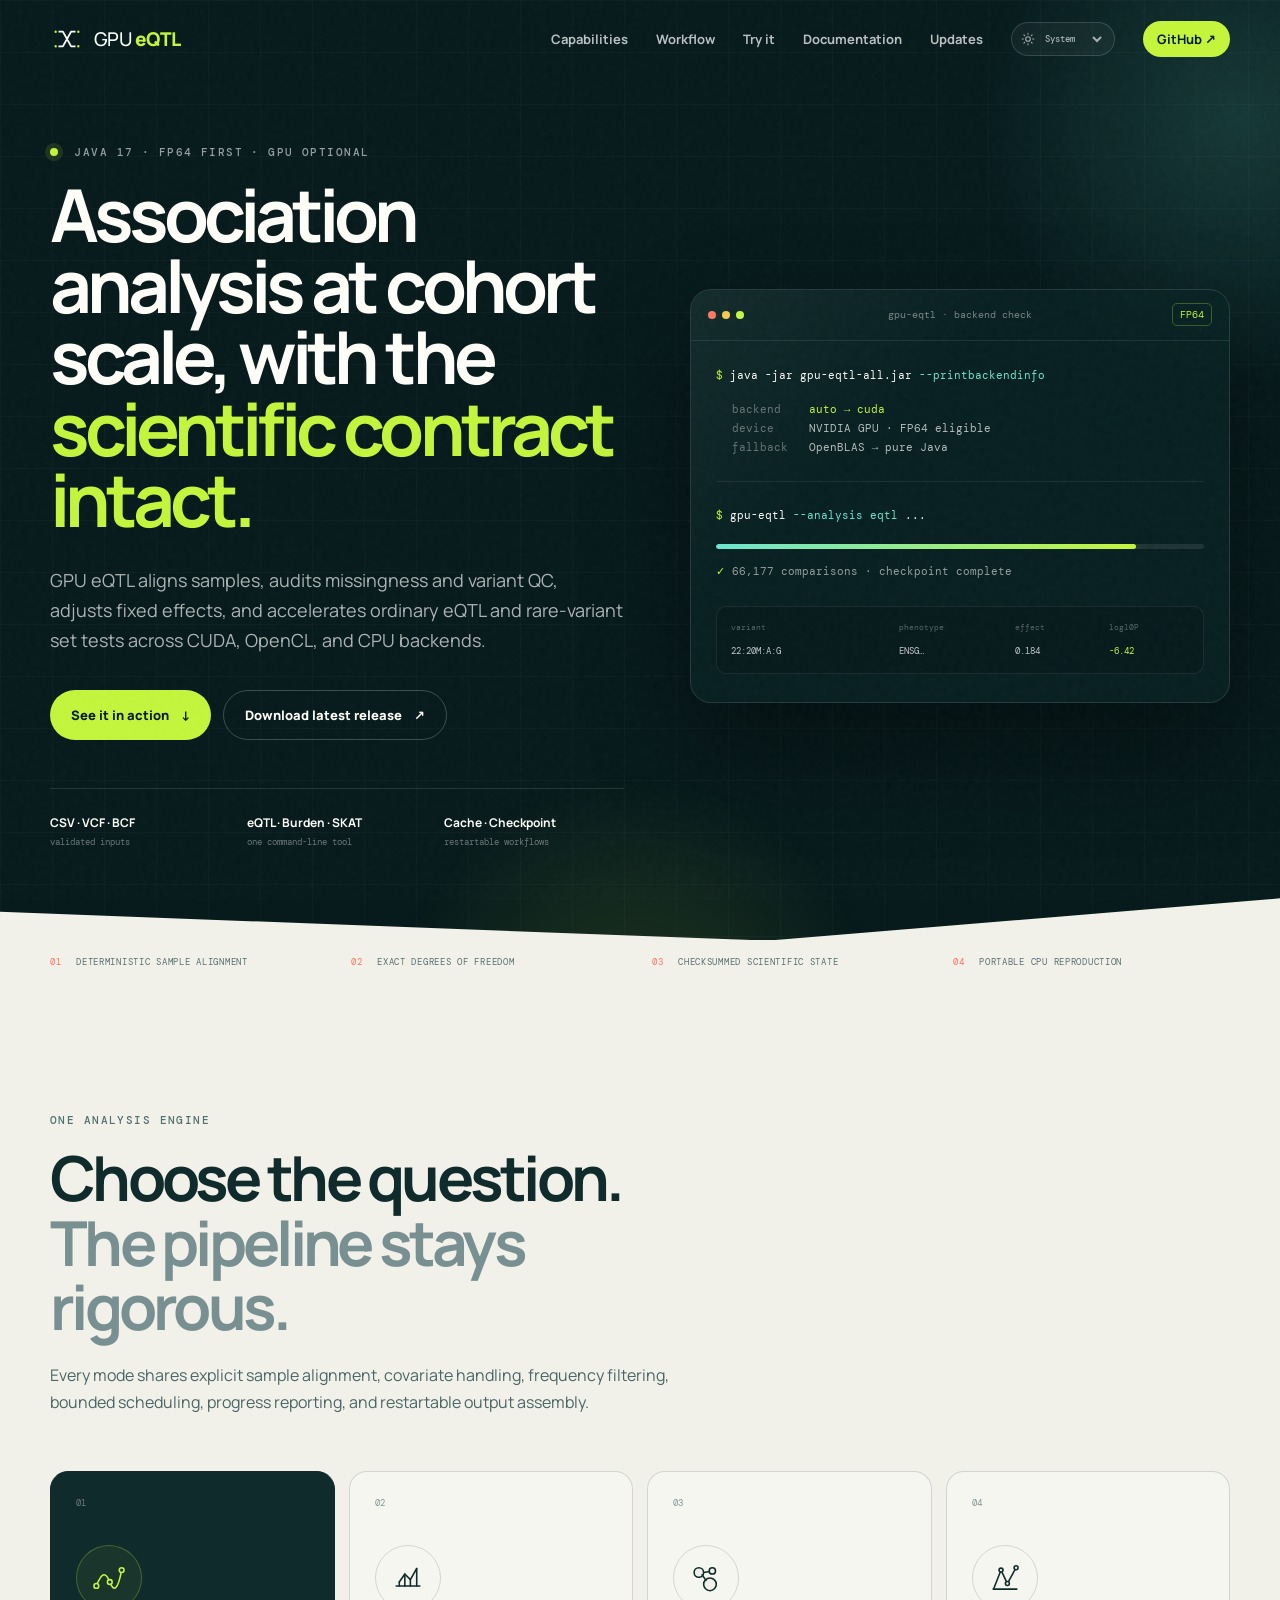
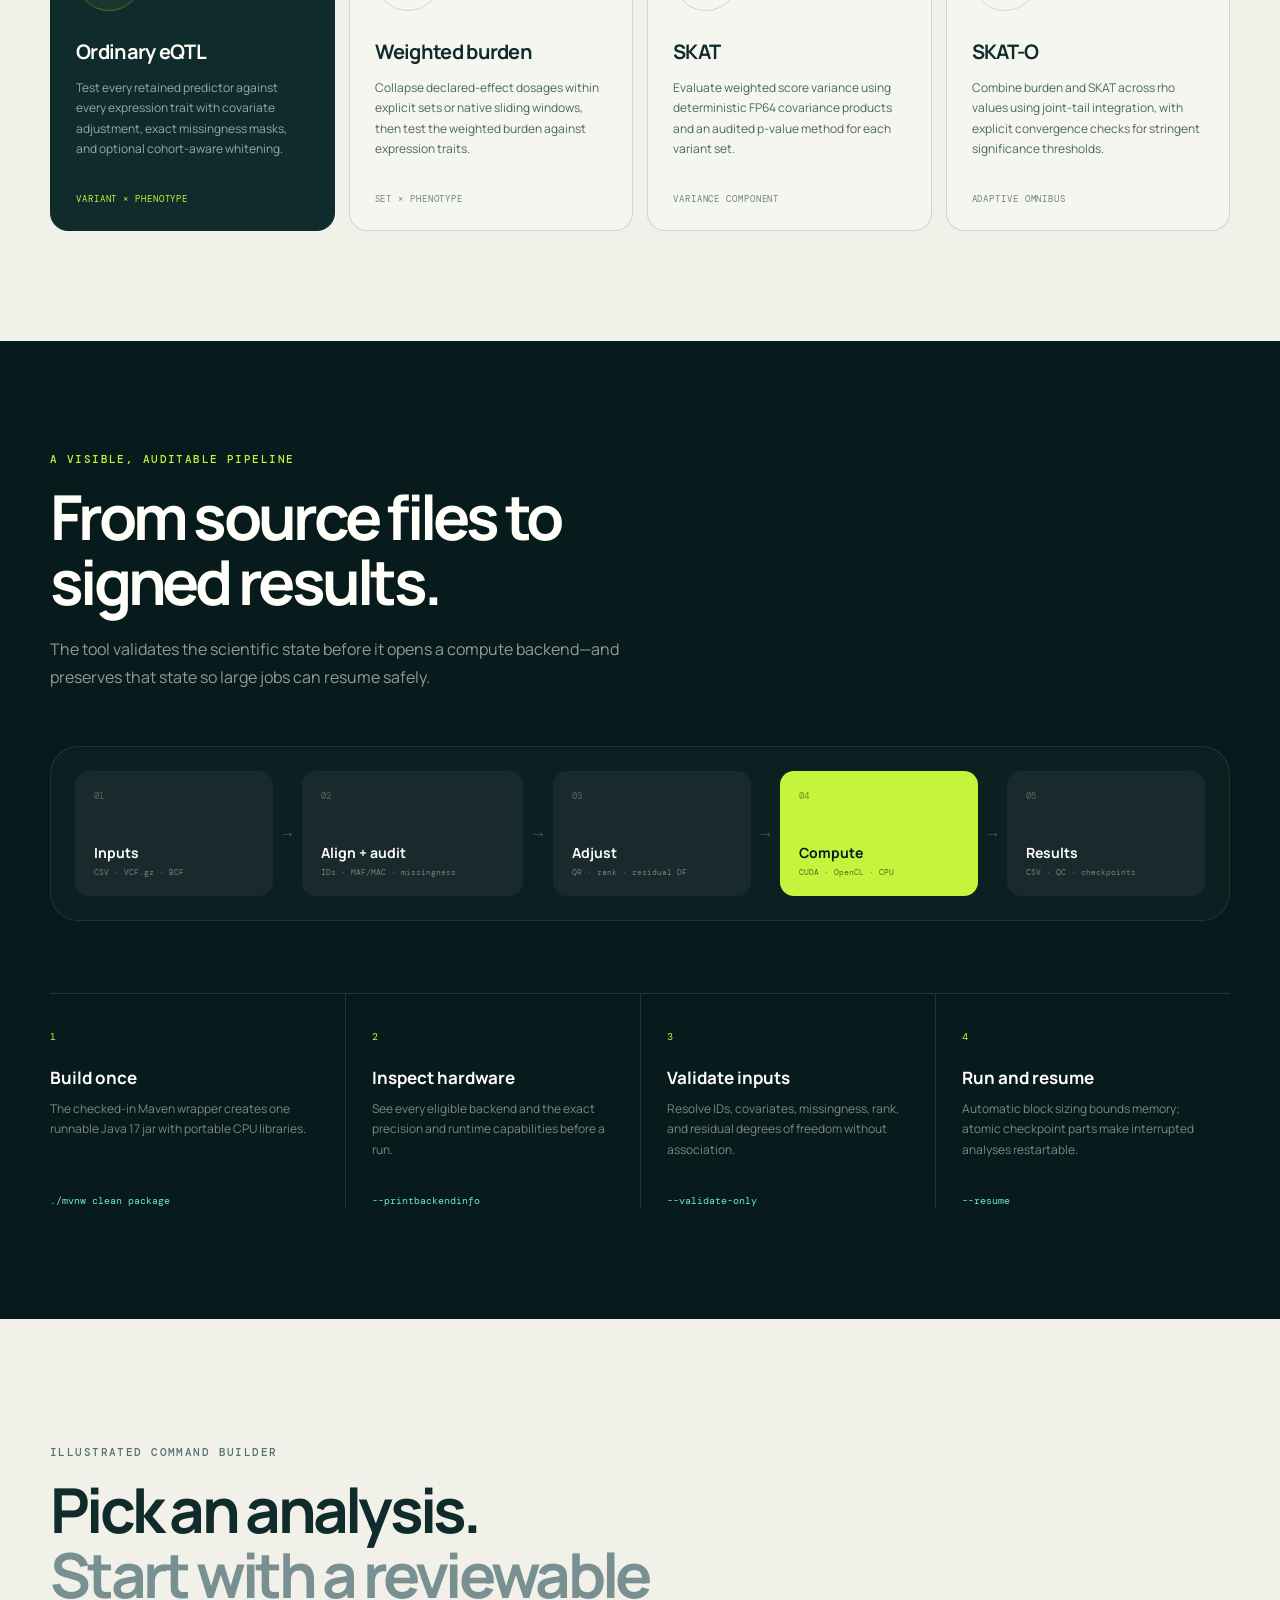
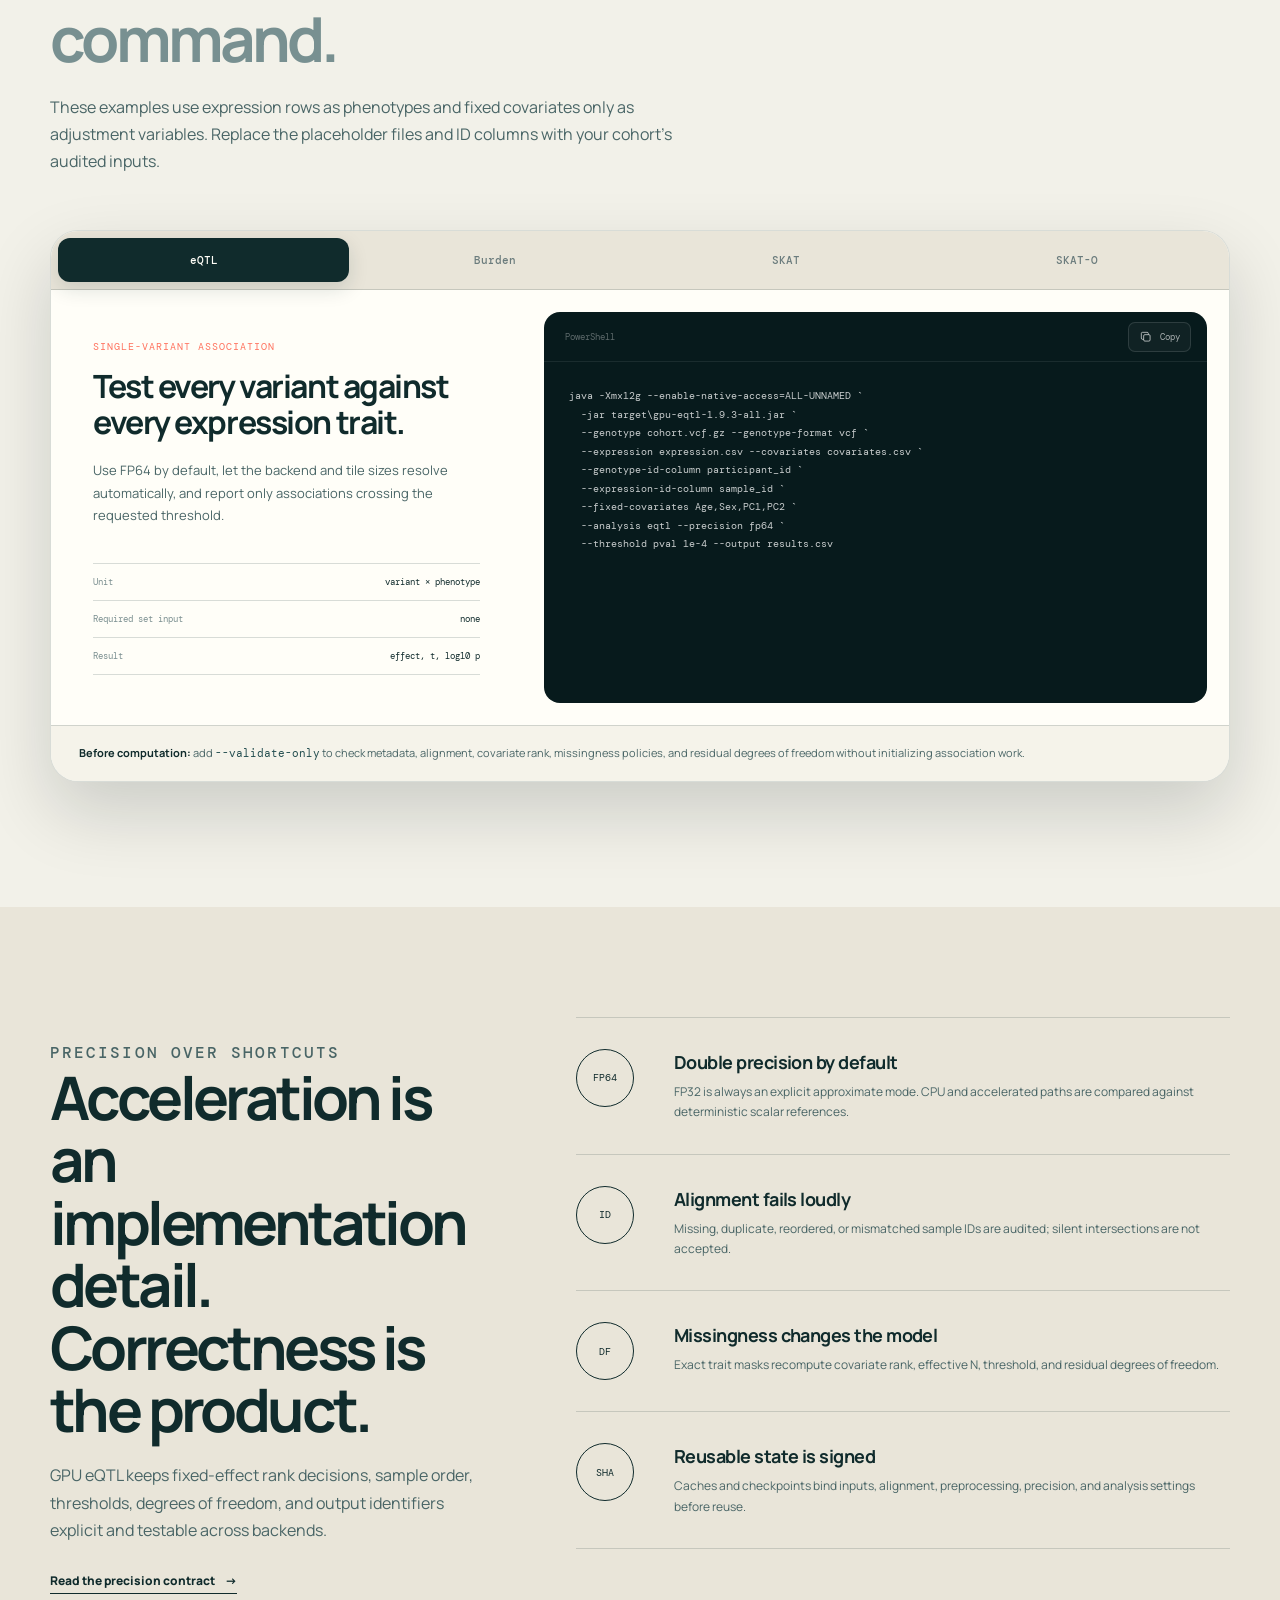
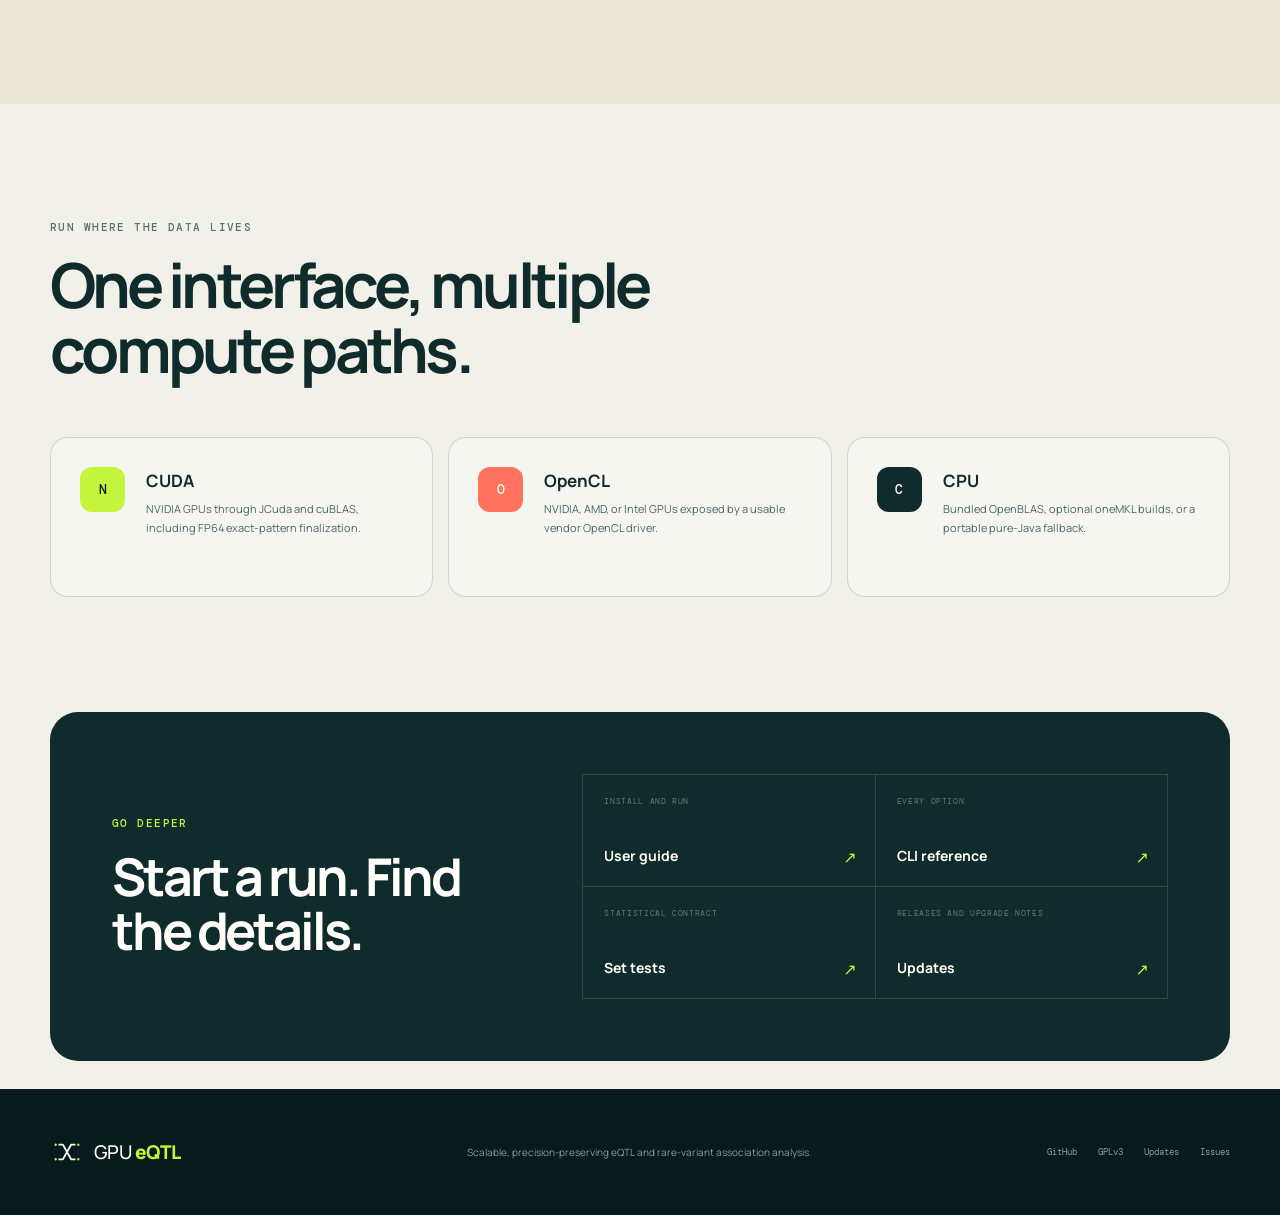
<file: docs/index.html>
<!doctype html>
<html lang="en">
<head>
  <meta charset="utf-8">
  <meta name="viewport" content="width=device-width, initial-scale=1">
  <meta name="description" content="GPU eQTL is a precision-first Java toolkit for scalable eQTL, burden, SKAT, and SKAT-O analysis on CUDA, OpenCL, or CPU backends.">
  <meta name="theme-color" content="#071a1c">
  <meta name="color-scheme" content="light dark">
  <meta property="og:title" content="GPU eQTL">
  <meta property="og:description" content="Scalable, precision-preserving eQTL and rare-variant association analysis.">
  <meta property="og:type" content="website">
  <meta property="og:url" content="https://robbyjo.github.io/GPU_eQTL/">
  <title>GPU eQTL — Precision-first association analysis</title>
  <link rel="preconnect" href="https://fonts.googleapis.com">
  <link rel="preconnect" href="https://fonts.gstatic.com" crossorigin>
  <link href="https://fonts.googleapis.com/css2?family=DM+Mono:wght@400;500&family=Manrope:wght@400;500;600;700;800&display=swap" rel="stylesheet">
  <script>
    (() => {
      const stored = localStorage.getItem("gpu-eqtl-theme") || "system";
      const resolved = stored === "system"
        ? (matchMedia("(prefers-color-scheme: dark)").matches ? "dark" : "light")
        : stored;
      document.documentElement.dataset.theme = resolved;
      document.documentElement.dataset.themeMode = stored;
    })();
  </script>
  <link rel="stylesheet" href="site.css">
  <script src="site.js" defer></script>
</head>
<body>
  <a class="skip-link" href="#main">Skip to content</a>

  <header class="site-header" data-header>
    <a class="brand" href="#top" aria-label="GPU eQTL home">
      <svg class="brand-mark" viewBox="0 0 42 42" role="img" aria-label="GPU eQTL mark">
        <path d="M7 12h9l5 9 5-9h9M7 30h9l5-9 5 9h9"/>
        <circle cx="7" cy="12" r="2.5"/><circle cx="35" cy="12" r="2.5"/>
        <circle cx="7" cy="30" r="2.5"/><circle cx="35" cy="30" r="2.5"/>
      </svg>
      <span>GPU <strong>eQTL</strong></span>
    </a>
    <button class="menu-button" type="button" aria-expanded="false" aria-controls="site-nav" data-menu-button>
      <span></span><span></span><span></span><span class="sr-only">Open navigation</span>
    </button>
    <nav id="site-nav" class="site-nav" aria-label="Primary navigation" data-menu>
      <a href="#capabilities">Capabilities</a>
      <a href="#workflow">Workflow</a>
      <a href="#try-it">Try it</a>
      <a href="#documentation">Documentation</a>
      <a href="updates.html">Updates</a>
      <label class="theme-control">
        <svg viewBox="0 0 24 24" aria-hidden="true"><circle cx="12" cy="12" r="4"/><path d="M12 2v2m0 16v2M4.93 4.93l1.42 1.42m11.3 11.3 1.42 1.42M2 12h2m16 0h2M4.93 19.07l1.42-1.42m11.3-11.3 1.42-1.42"/></svg>
        <span class="sr-only">Color scheme</span>
        <select data-theme-select aria-label="Color scheme">
          <option value="system">System</option>
          <option value="light">Light</option>
          <option value="dark">Dark</option>
        </select>
      </label>
      <a class="nav-github" href="https://github.com/robbyjo/GPU_eQTL">GitHub <span aria-hidden="true">↗</span></a>
    </nav>
  </header>

  <main id="main">
    <section class="hero" id="top">
      <div class="hero-glow hero-glow-one"></div>
      <div class="hero-glow hero-glow-two"></div>
      <div class="hero-grid page-width">
        <div class="hero-copy reveal">
          <p class="eyebrow"><span class="status-dot"></span> Java 17 · FP64 first · GPU optional</p>
          <h1>Association analysis at cohort scale, with the <em>scientific contract intact.</em></h1>
          <p class="hero-lede">GPU eQTL aligns samples, audits missingness and variant QC, adjusts fixed effects, and accelerates ordinary eQTL and rare-variant set tests across CUDA, OpenCL, and CPU backends.</p>
          <div class="hero-actions">
            <a class="button button-primary" href="#try-it">See it in action <span aria-hidden="true">↓</span></a>
            <a class="button button-secondary" href="https://github.com/robbyjo/GPU_eQTL/releases/latest">Download latest release <span aria-hidden="true">↗</span></a>
          </div>
          <ul class="hero-facts" aria-label="Project facts">
            <li><strong>CSV · VCF · BCF</strong><span>validated inputs</span></li>
            <li><strong>eQTL · Burden · SKAT</strong><span>one command-line tool</span></li>
            <li><strong>Cache · Checkpoint</strong><span>restartable workflows</span></li>
          </ul>
        </div>

        <div class="terminal-card reveal reveal-delay" aria-label="Example GPU eQTL terminal output">
          <div class="terminal-bar">
            <div class="terminal-dots" aria-hidden="true"><span></span><span></span><span></span></div>
            <span>gpu-eqtl · backend check</span>
            <span class="terminal-tag">FP64</span>
          </div>
          <div class="terminal-body">
            <p><span class="prompt">$</span> java -jar gpu-eqtl-all.jar <span class="accent">--printbackendinfo</span></p>
            <div class="terminal-output">
              <p><span class="muted">backend</span> <span class="success">auto → cuda</span></p>
              <p><span class="muted">device</span> NVIDIA GPU · FP64 eligible</p>
              <p><span class="muted">fallback</span> OpenBLAS → pure Java</p>
            </div>
            <div class="terminal-divider"></div>
            <p><span class="prompt">$</span> gpu-eqtl <span class="accent">--analysis eqtl</span> ...</p>
            <div class="progress-line"><span style="width: 86%"></span></div>
            <p class="terminal-complete"><span class="success">✓</span> 66,177 comparisons · checkpoint complete</p>
            <div class="result-preview" aria-label="Example result row">
              <span>variant</span><span>phenotype</span><span>effect</span><span>log10P</span>
              <strong>22:20M:A:G</strong><strong>ENSG…</strong><strong>0.184</strong><strong>-6.42</strong>
            </div>
          </div>
        </div>
      </div>
    </section>

    <section class="signal-strip" aria-label="Core guarantees">
      <div class="page-width signal-grid">
        <p><span>01</span> Deterministic sample alignment</p>
        <p><span>02</span> Exact degrees of freedom</p>
        <p><span>03</span> Checksummed scientific state</p>
        <p><span>04</span> Portable CPU reproduction</p>
      </div>
    </section>

    <section class="section page-width" id="capabilities">
      <div class="section-heading reveal">
        <p class="eyebrow">One analysis engine</p>
        <h2>Choose the question.<br><span>The pipeline stays rigorous.</span></h2>
        <p>Every mode shares explicit sample alignment, covariate handling, frequency filtering, bounded scheduling, progress reporting, and restartable output assembly.</p>
      </div>

      <div class="capability-grid">
        <article class="capability-card capability-featured reveal">
          <div class="card-number">01</div>
          <div class="card-icon" aria-hidden="true">
            <svg viewBox="0 0 48 48"><path d="M8 34c7-18 12-18 17-5s10 11 15-15"/><circle cx="8" cy="34" r="3"/><circle cx="25" cy="29" r="3"/><circle cx="40" cy="14" r="3"/></svg>
          </div>
          <h3>Ordinary eQTL</h3>
          <p>Test every retained predictor against every expression trait with covariate adjustment, exact missingness masks, and optional cohort-aware whitening.</p>
          <span class="card-label">variant × phenotype</span>
        </article>
        <article class="capability-card reveal">
          <div class="card-number">02</div>
          <div class="card-icon" aria-hidden="true">
            <svg viewBox="0 0 48 48"><path d="M9 34h30M13 29l7-10 7 7 8-14"/><path d="M13 34v-5m7 5V19m7 15v-8m8 8V12"/></svg>
          </div>
          <h3>Weighted burden</h3>
          <p>Collapse declared-effect dosages within explicit sets or native sliding windows, then test the weighted burden against expression traits.</p>
          <span class="card-label">set × phenotype</span>
        </article>
        <article class="capability-card reveal">
          <div class="card-number">03</div>
          <div class="card-icon" aria-hidden="true">
            <svg viewBox="0 0 48 48"><circle cx="15" cy="17" r="6"/><circle cx="32" cy="15" r="4"/><circle cx="29" cy="32" r="8"/><path d="M19 20l5 7m3-11l-6 1"/></svg>
          </div>
          <h3>SKAT</h3>
          <p>Evaluate weighted score variance using deterministic FP64 covariance products and an audited p-value method for each variant set.</p>
          <span class="card-label">variance component</span>
        </article>
        <article class="capability-card reveal">
          <div class="card-number">04</div>
          <div class="card-icon" aria-hidden="true">
            <svg viewBox="0 0 48 48"><path d="M10 37l9-23 8 17 11-20"/><path d="M9 38h30"/><circle cx="19" cy="14" r="2.5"/><circle cx="27" cy="31" r="2.5"/><circle cx="38" cy="11" r="2.5"/></svg>
          </div>
          <h3>SKAT-O</h3>
          <p>Combine burden and SKAT across rho values using joint-tail integration, with explicit convergence checks for stringent significance thresholds.</p>
          <span class="card-label">adaptive omnibus</span>
        </article>
      </div>
    </section>

    <section class="section workflow-section" id="workflow">
      <div class="page-width">
        <div class="section-heading compact reveal">
          <p class="eyebrow">A visible, auditable pipeline</p>
          <h2>From source files to signed results.</h2>
          <p>The tool validates the scientific state before it opens a compute backend—and preserves that state so large jobs can resume safely.</p>
        </div>

        <div class="pipeline" role="img" aria-label="Data flow from matrices and variants through alignment, quality control, fixed-effect adjustment, accelerated computation, and audited results">
          <div class="pipeline-node reveal">
            <span class="pipeline-index">01</span>
            <strong>Inputs</strong>
            <small>CSV · VCF.gz · BCF</small>
          </div>
          <span class="pipeline-arrow" aria-hidden="true">→</span>
          <div class="pipeline-node reveal">
            <span class="pipeline-index">02</span>
            <strong>Align + audit</strong>
            <small>IDs · MAF/MAC · missingness</small>
          </div>
          <span class="pipeline-arrow" aria-hidden="true">→</span>
          <div class="pipeline-node reveal">
            <span class="pipeline-index">03</span>
            <strong>Adjust</strong>
            <small>QR · rank · residual DF</small>
          </div>
          <span class="pipeline-arrow" aria-hidden="true">→</span>
          <div class="pipeline-node pipeline-node-accent reveal">
            <span class="pipeline-index">04</span>
            <strong>Compute</strong>
            <small>CUDA · OpenCL · CPU</small>
          </div>
          <span class="pipeline-arrow" aria-hidden="true">→</span>
          <div class="pipeline-node reveal">
            <span class="pipeline-index">05</span>
            <strong>Results</strong>
            <small>CSV · QC · checkpoints</small>
          </div>
        </div>

        <div class="workflow-steps">
          <article class="step reveal">
            <span>1</span>
            <h3>Build once</h3>
            <p>The checked-in Maven wrapper creates one runnable Java 17 jar with portable CPU libraries.</p>
            <code>./mvnw clean package</code>
          </article>
          <article class="step reveal">
            <span>2</span>
            <h3>Inspect hardware</h3>
            <p>See every eligible backend and the exact precision and runtime capabilities before a run.</p>
            <code>--printbackendinfo</code>
          </article>
          <article class="step reveal">
            <span>3</span>
            <h3>Validate inputs</h3>
            <p>Resolve IDs, covariates, missingness, rank, and residual degrees of freedom without association.</p>
            <code>--validate-only</code>
          </article>
          <article class="step reveal">
            <span>4</span>
            <h3>Run and resume</h3>
            <p>Automatic block sizing bounds memory; atomic checkpoint parts make interrupted analyses restartable.</p>
            <code>--resume</code>
          </article>
        </div>
      </div>
    </section>

    <section class="section page-width try-section" id="try-it">
      <div class="section-heading reveal">
        <p class="eyebrow">Illustrated command builder</p>
        <h2>Pick an analysis.<br><span>Start with a reviewable command.</span></h2>
        <p>These examples use expression rows as phenotypes and fixed covariates only as adjustment variables. Replace the placeholder files and ID columns with your cohort’s audited inputs.</p>
      </div>

      <div class="command-builder reveal">
        <div class="analysis-tabs" role="tablist" aria-label="Choose an analysis">
          <button type="button" role="tab" aria-selected="true" data-analysis="eqtl">eQTL</button>
          <button type="button" role="tab" aria-selected="false" data-analysis="burden">Burden</button>
          <button type="button" role="tab" aria-selected="false" data-analysis="skat">SKAT</button>
          <button type="button" role="tab" aria-selected="false" data-analysis="skat-o">SKAT-O</button>
        </div>
        <div class="builder-layout">
          <div class="builder-copy">
            <p class="builder-kicker" data-analysis-kicker>Single-variant association</p>
            <h3 data-analysis-title>Test every variant against every expression trait.</h3>
            <p data-analysis-description>Use FP64 by default, let the backend and tile sizes resolve automatically, and report only associations crossing the requested threshold.</p>
            <dl class="builder-details">
              <div><dt>Unit</dt><dd data-analysis-unit>variant × phenotype</dd></div>
              <div><dt>Required set input</dt><dd data-analysis-input>none</dd></div>
              <div><dt>Result</dt><dd data-analysis-result>effect, t, log10 p</dd></div>
            </dl>
          </div>
          <div class="code-window">
            <div class="code-toolbar">
              <span>PowerShell</span>
              <button class="copy-button" type="button" data-copy-button aria-label="Copy command">
                <svg viewBox="0 0 24 24" aria-hidden="true"><rect x="8" y="8" width="11" height="11" rx="2"/><path d="M16 8V6a2 2 0 0 0-2-2H6a2 2 0 0 0-2 2v8a2 2 0 0 0 2 2h2"/></svg>
                <span>Copy</span>
              </button>
            </div>
            <pre><code data-command>java -Xmx12g --enable-native-access=ALL-UNNAMED `
  -jar target\gpu-eqtl-1.9.3-all.jar `
  --genotype cohort.vcf.gz --genotype-format vcf `
  --expression expression.csv --covariates covariates.csv `
  --genotype-id-column participant_id `
  --expression-id-column sample_id `
  --fixed-covariates Age,Sex,PC1,PC2 `
  --analysis eqtl --precision fp64 `
  --threshold pval 1e-4 --output results.csv</code></pre>
          </div>
        </div>
        <p class="builder-note"><strong>Before computation:</strong> add <code>--validate-only</code> to check metadata, alignment, covariate rank, missingness policies, and residual degrees of freedom without initializing association work.</p>
      </div>
    </section>

    <section class="section foundation-section" id="principles">
      <div class="page-width foundation-grid">
        <div class="foundation-copy reveal">
          <p class="eyebrow">Precision over shortcuts</p>
          <h2>Acceleration is an implementation detail. Correctness is the product.</h2>
          <p>GPU eQTL keeps fixed-effect rank decisions, sample order, thresholds, degrees of freedom, and output identifiers explicit and testable across backends.</p>
          <a class="text-link" href="https://github.com/robbyjo/GPU_eQTL/blob/master/docs/USER_GUIDE.md#precision-automatic-sizing-and-multiple-gpus">Read the precision contract <span aria-hidden="true">→</span></a>
        </div>
        <div class="principle-list">
          <article class="principle reveal">
            <span>FP64</span>
            <div><h3>Double precision by default</h3><p>FP32 is always an explicit approximate mode. CPU and accelerated paths are compared against deterministic scalar references.</p></div>
          </article>
          <article class="principle reveal">
            <span>ID</span>
            <div><h3>Alignment fails loudly</h3><p>Missing, duplicate, reordered, or mismatched sample IDs are audited; silent intersections are not accepted.</p></div>
          </article>
          <article class="principle reveal">
            <span>DF</span>
            <div><h3>Missingness changes the model</h3><p>Exact trait masks recompute covariate rank, effective N, threshold, and residual degrees of freedom.</p></div>
          </article>
          <article class="principle reveal">
            <span>SHA</span>
            <div><h3>Reusable state is signed</h3><p>Caches and checkpoints bind inputs, alignment, preprocessing, precision, and analysis settings before reuse.</p></div>
          </article>
        </div>
      </div>
    </section>

    <section class="section page-width compatibility-section">
      <div class="section-heading compact reveal">
        <p class="eyebrow">Run where the data lives</p>
        <h2>One interface, multiple compute paths.</h2>
      </div>
      <div class="compatibility-grid">
        <article class="compatibility-card reveal">
          <span class="compatibility-mark nvidia">N</span>
          <div><h3>CUDA</h3><p>NVIDIA GPUs through JCuda and cuBLAS, including FP64 exact-pattern finalization.</p></div>
        </article>
        <article class="compatibility-card reveal">
          <span class="compatibility-mark opencl">O</span>
          <div><h3>OpenCL</h3><p>NVIDIA, AMD, or Intel GPUs exposed by a usable vendor OpenCL driver.</p></div>
        </article>
        <article class="compatibility-card reveal">
          <span class="compatibility-mark cpu">C</span>
          <div><h3>CPU</h3><p>Bundled OpenBLAS, optional oneMKL builds, or a portable pure-Java fallback.</p></div>
        </article>
      </div>
    </section>

    <section class="section docs-section" id="documentation">
      <div class="page-width docs-inner reveal">
        <div>
          <p class="eyebrow">Go deeper</p>
          <h2>Start a run. Find the details.</h2>
        </div>
        <div class="docs-links">
          <a href="https://github.com/robbyjo/GPU_eQTL/blob/master/docs/USER_GUIDE.md#download-and-first-run"><span>Install and run</span><strong>User guide</strong><b aria-hidden="true">↗</b></a>
          <a href="https://github.com/robbyjo/GPU_eQTL/blob/master/docs/COMMAND_LINE_REFERENCE.md"><span>Every option</span><strong>CLI reference</strong><b aria-hidden="true">↗</b></a>
          <a href="https://github.com/robbyjo/GPU_eQTL/blob/master/docs/SET_TEST_FOUNDATION.md"><span>Statistical contract</span><strong>Set tests</strong><b aria-hidden="true">↗</b></a>
          <a href="updates.html"><span>Releases and upgrade notes</span><strong>Updates</strong><b aria-hidden="true">↗</b></a>
        </div>
      </div>
    </section>
  </main>

  <footer class="site-footer">
    <div class="page-width footer-inner">
      <a class="brand footer-brand" href="#top">
        <svg class="brand-mark" viewBox="0 0 42 42" aria-hidden="true"><path d="M7 12h9l5 9 5-9h9M7 30h9l5-9 5 9h9"/><circle cx="7" cy="12" r="2.5"/><circle cx="35" cy="12" r="2.5"/><circle cx="7" cy="30" r="2.5"/><circle cx="35" cy="30" r="2.5"/></svg>
        <span>GPU <strong>eQTL</strong></span>
      </a>
      <p>Scalable, precision-preserving eQTL and rare-variant association analysis.</p>
      <div class="footer-links">
        <a href="https://github.com/robbyjo/GPU_eQTL">GitHub</a>
        <a href="https://github.com/robbyjo/GPU_eQTL/blob/master/LICENSE">GPLv3</a>
        <a href="updates.html">Updates</a>
        <a href="https://github.com/robbyjo/GPU_eQTL/issues">Issues</a>
      </div>
    </div>
  </footer>
</body>
</html>
</file>
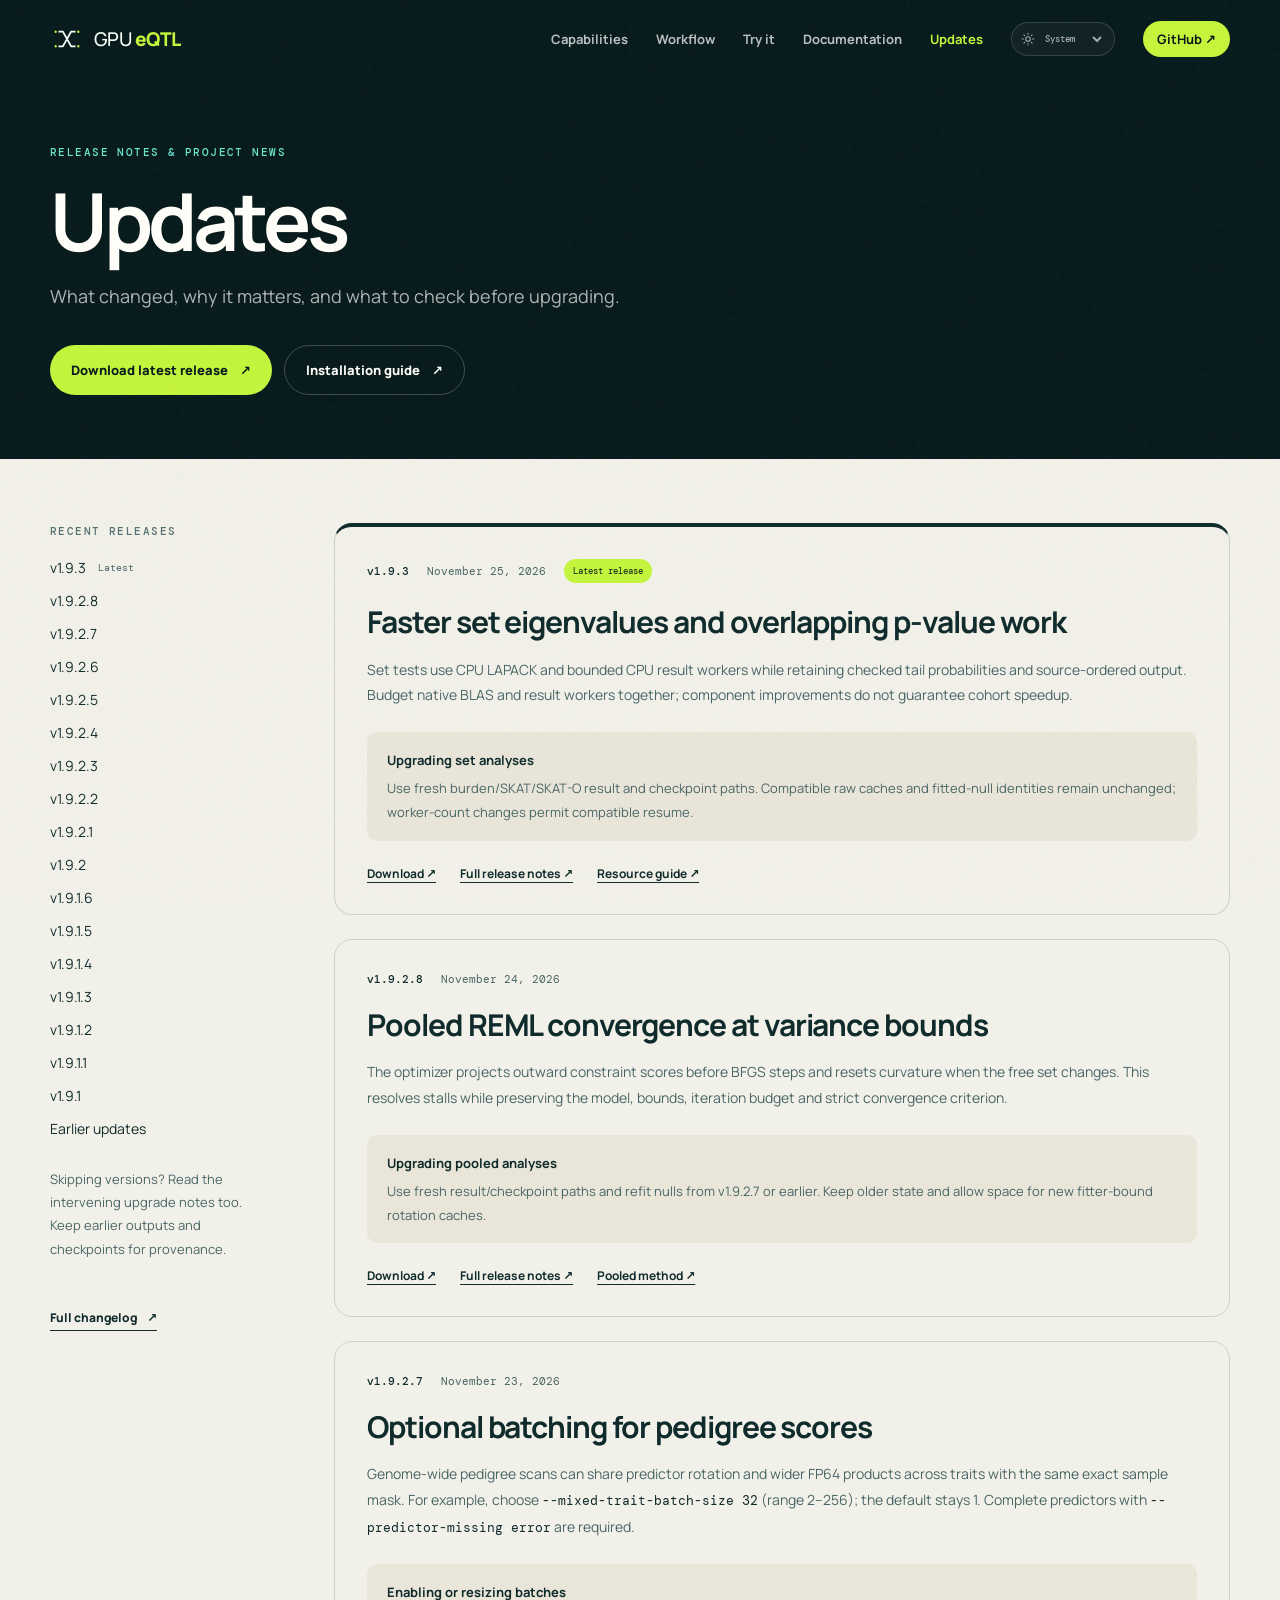
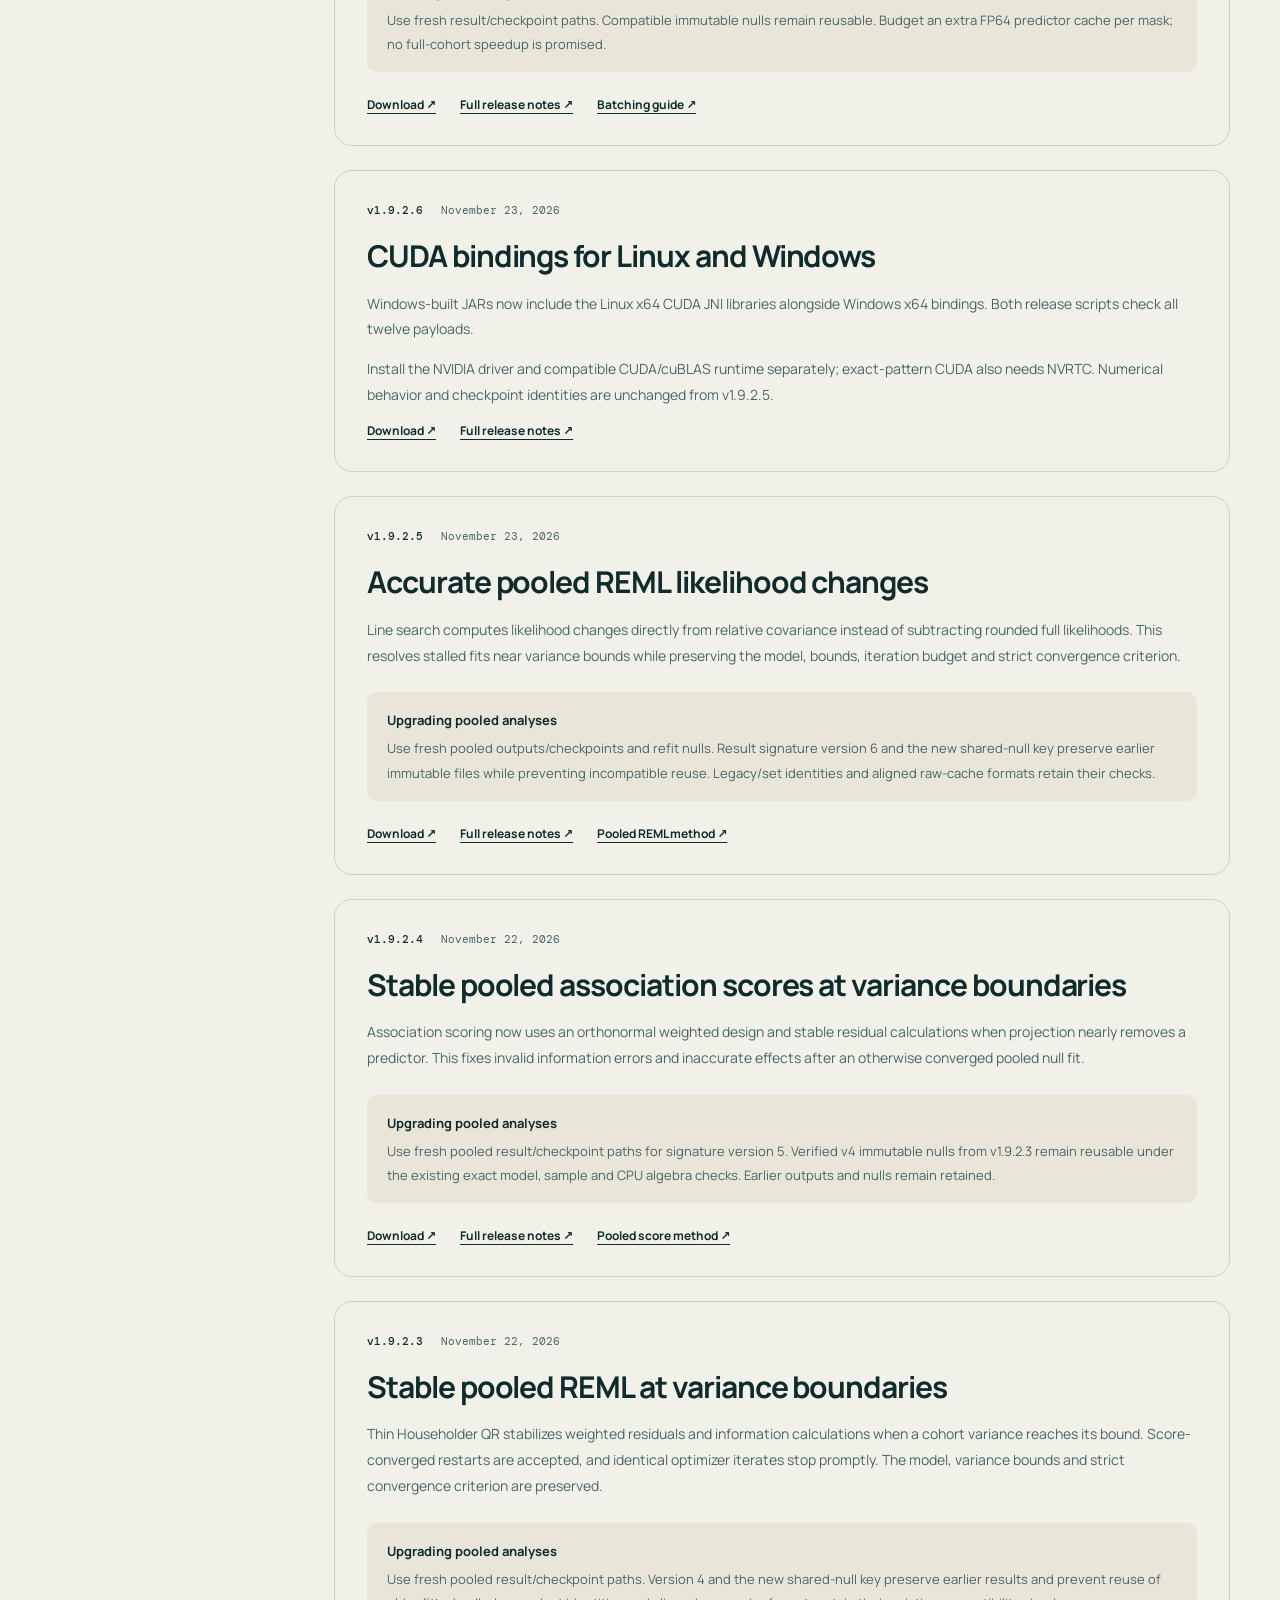
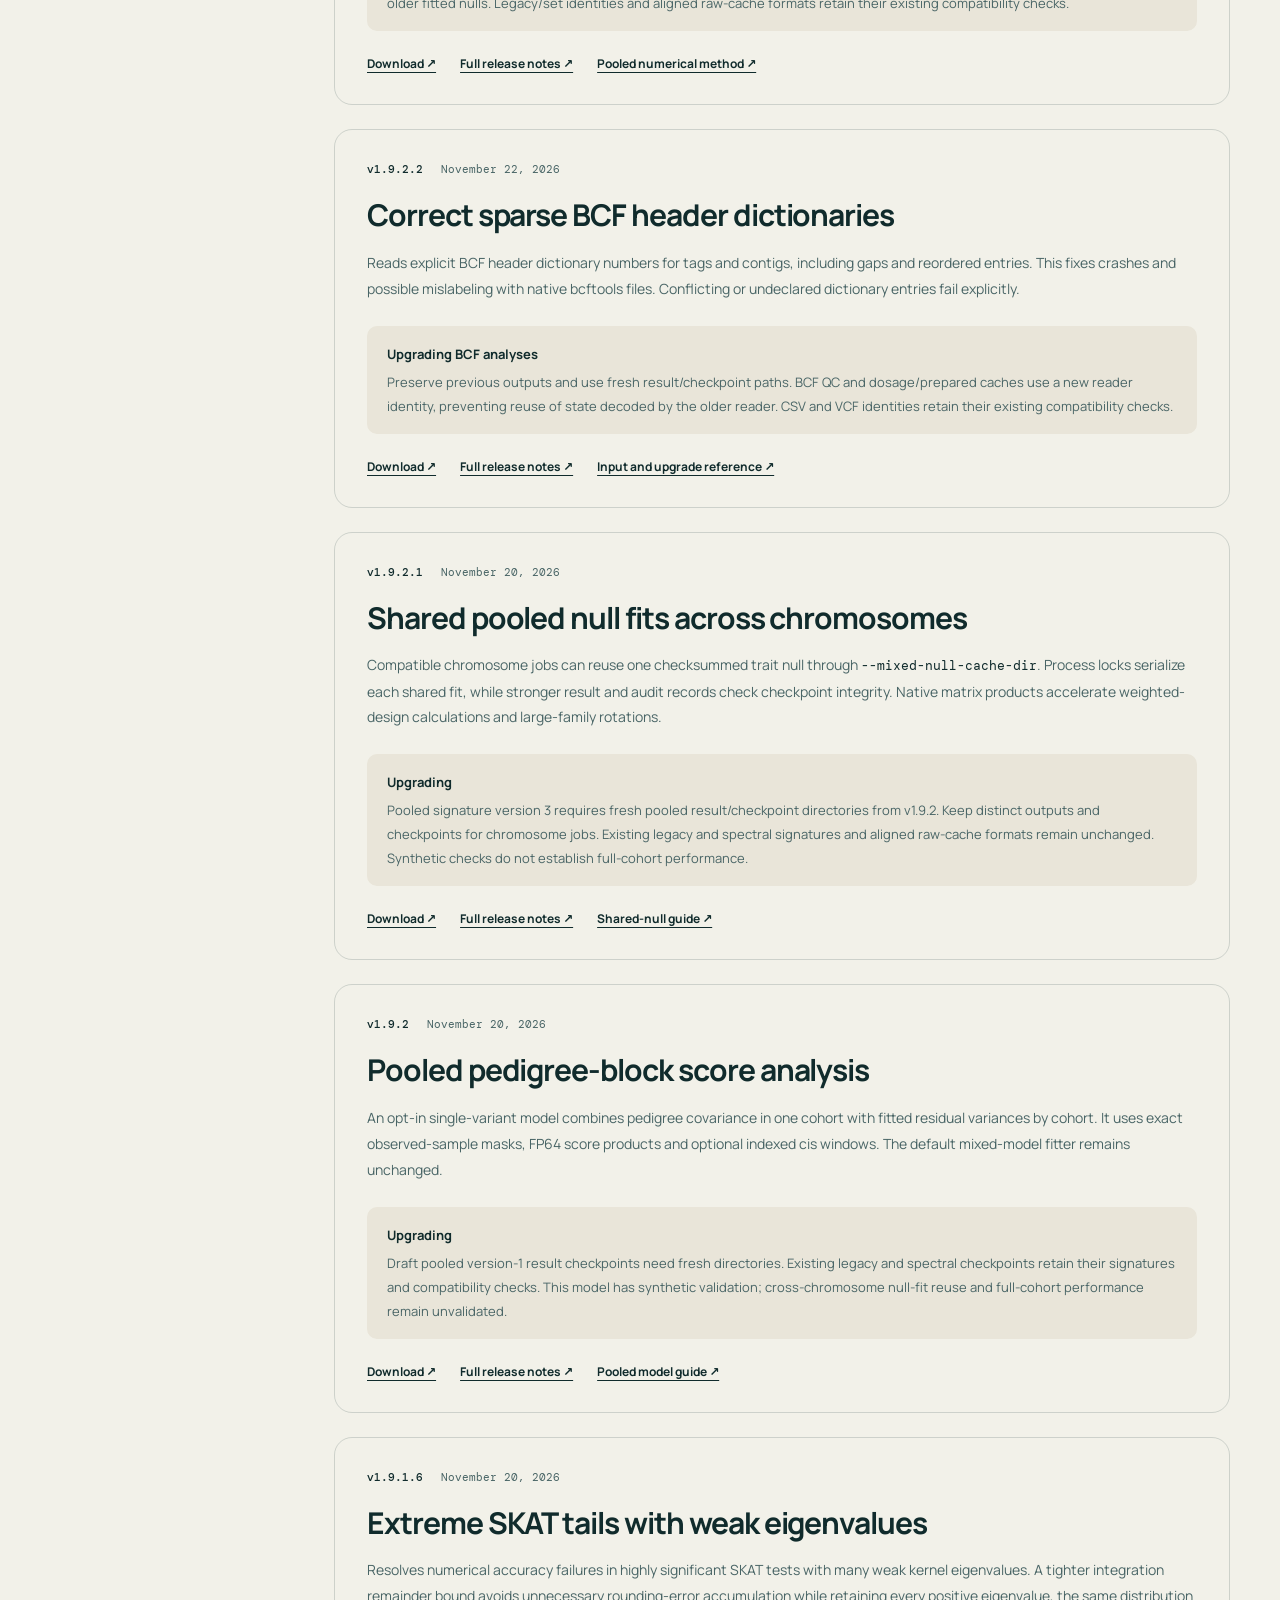
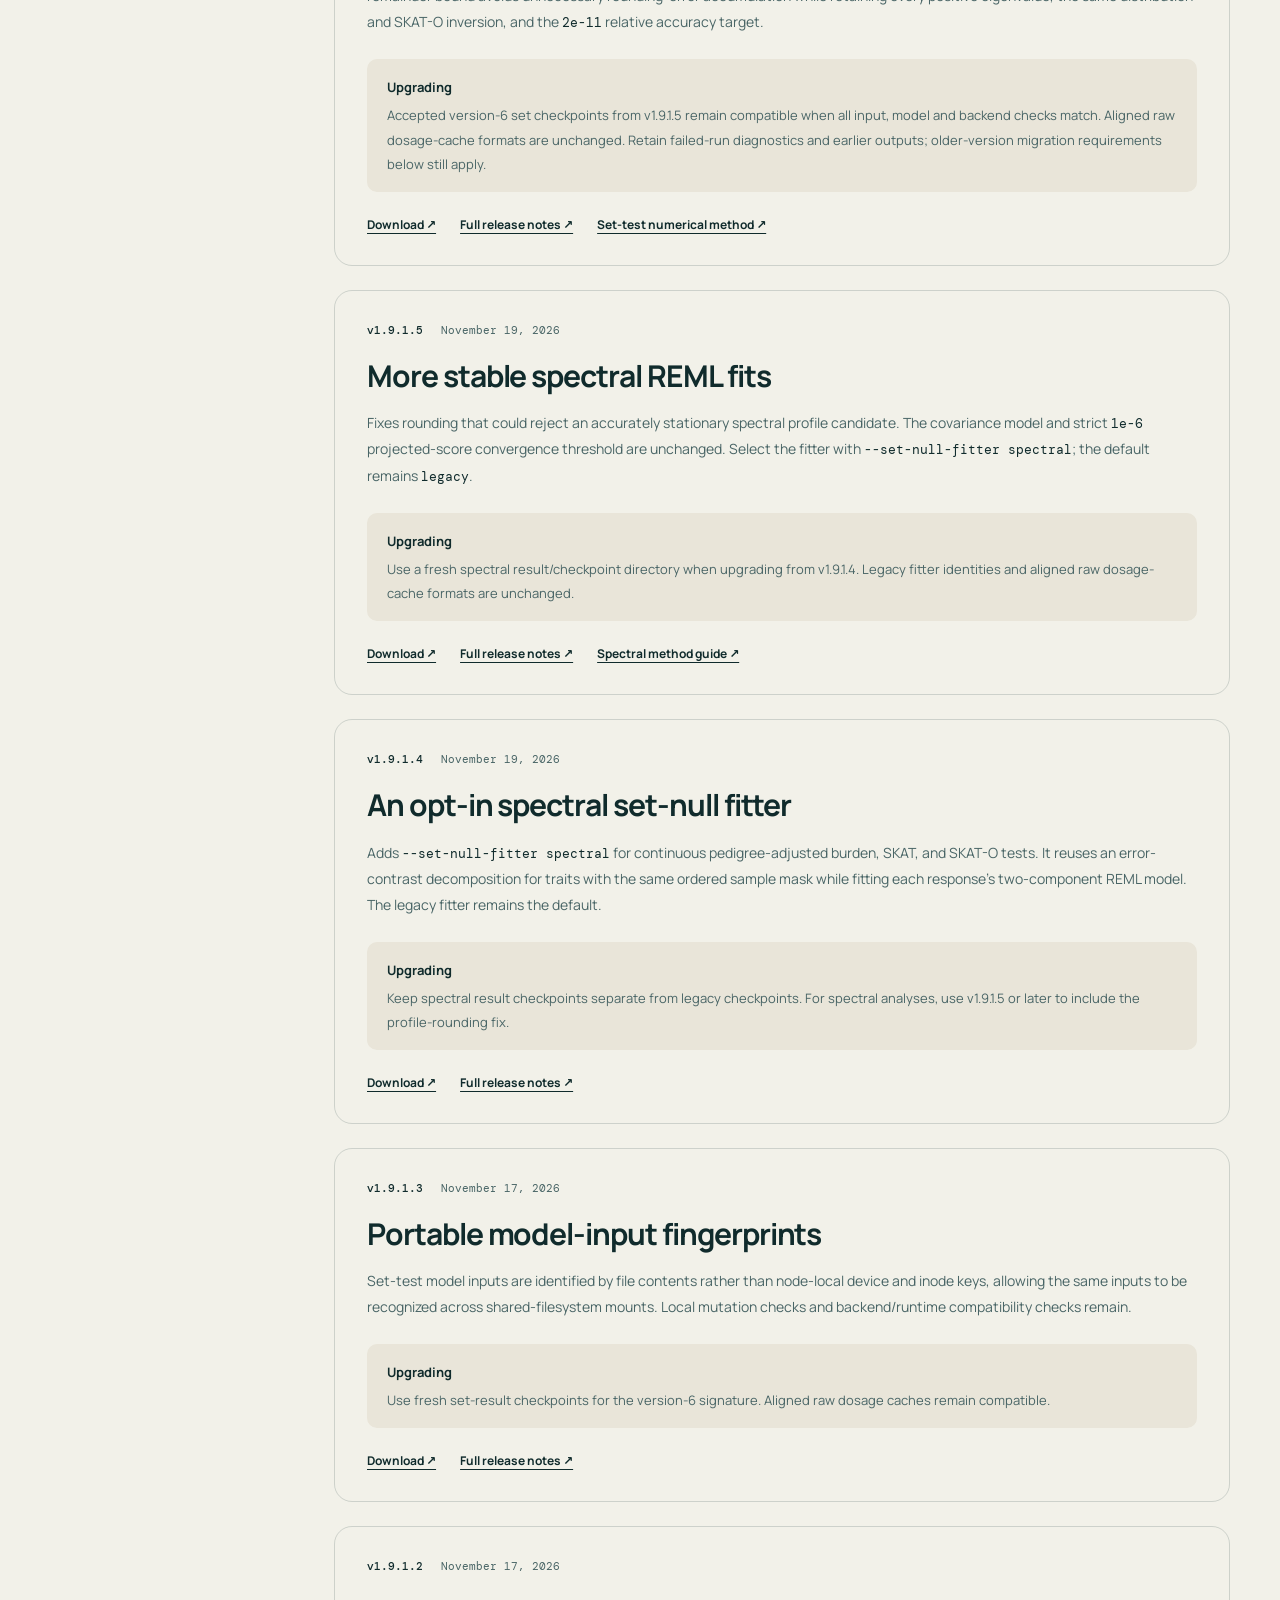
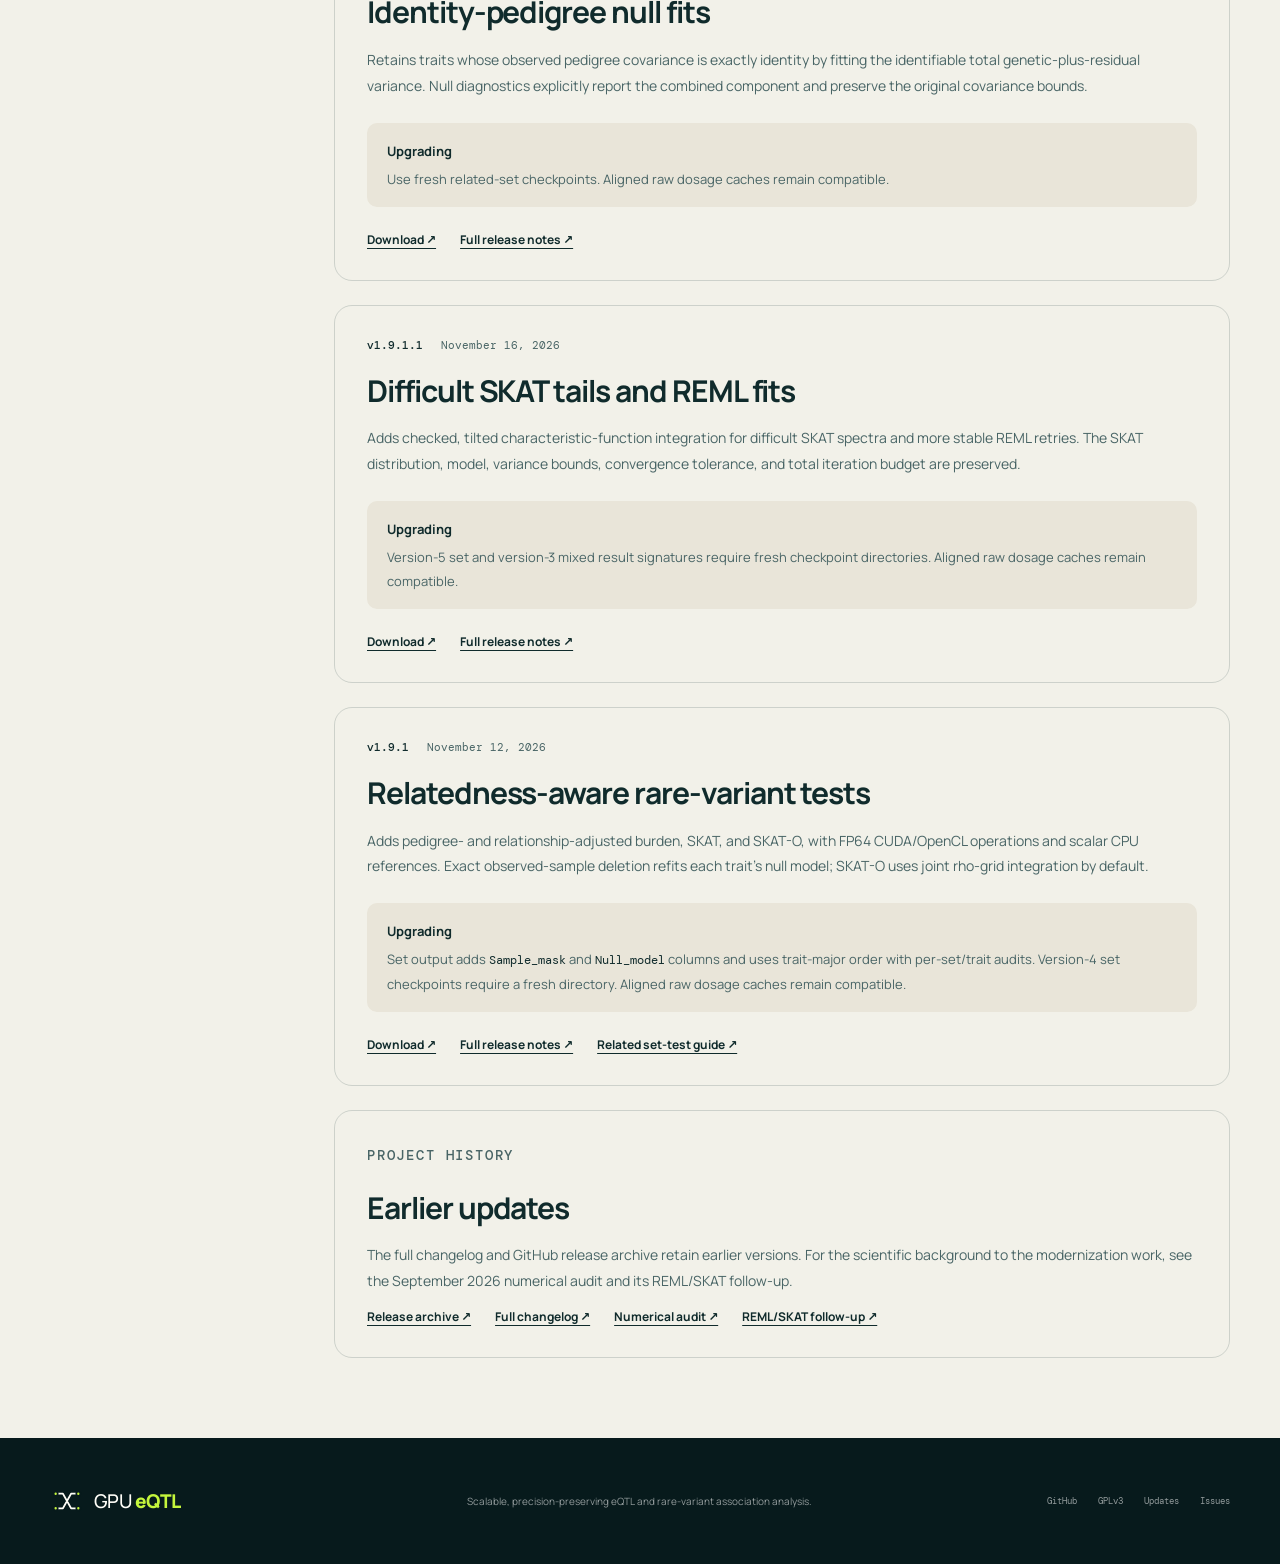
<file: docs/updates.html>
<!doctype html>
<html lang="en">
<head>
  <meta charset="utf-8">
  <meta name="viewport" content="width=device-width, initial-scale=1">
  <meta name="description" content="GPU eQTL release summaries, upgrade instructions, and links to detailed changes and verification records.">
  <meta name="theme-color" content="#071a1c">
  <meta name="color-scheme" content="light dark">
  <meta property="og:title" content="GPU eQTL updates">
  <meta property="og:description" content="Release summaries and upgrade instructions for GPU eQTL.">
  <meta property="og:type" content="website">
  <meta property="og:url" content="https://robbyjo.github.io/GPU_eQTL/updates.html">
  <title>Updates — GPU eQTL</title>
  <link rel="preconnect" href="https://fonts.googleapis.com">
  <link rel="preconnect" href="https://fonts.gstatic.com" crossorigin>
  <link href="https://fonts.googleapis.com/css2?family=DM+Mono:wght@400;500&family=Manrope:wght@400;500;600;700;800&display=swap" rel="stylesheet">
  <script>
    (() => {
      const stored = localStorage.getItem("gpu-eqtl-theme") || "system";
      const resolved = stored === "system"
        ? (matchMedia("(prefers-color-scheme: dark)").matches ? "dark" : "light")
        : stored;
      document.documentElement.dataset.theme = resolved;
      document.documentElement.dataset.themeMode = stored;
    })();
  </script>
  <link rel="stylesheet" href="site.css">
  <script src="site.js" defer></script>
</head>
<body>
  <a class="skip-link" href="#main">Skip to content</a>

  <header class="site-header" data-header>
    <a class="brand" href="index.html#top" aria-label="GPU eQTL home">
      <svg class="brand-mark" viewBox="0 0 42 42" role="img" aria-label="GPU eQTL mark">
        <path d="M7 12h9l5 9 5-9h9M7 30h9l5-9 5 9h9"/>
        <circle cx="7" cy="12" r="2.5"/><circle cx="35" cy="12" r="2.5"/>
        <circle cx="7" cy="30" r="2.5"/><circle cx="35" cy="30" r="2.5"/>
      </svg>
      <span>GPU <strong>eQTL</strong></span>
    </a>
    <button class="menu-button" type="button" aria-expanded="false" aria-controls="site-nav" data-menu-button>
      <span></span><span></span><span></span><span class="sr-only">Open navigation</span>
    </button>
    <nav id="site-nav" class="site-nav" aria-label="Primary navigation" data-menu>
      <a href="index.html#capabilities">Capabilities</a>
      <a href="index.html#workflow">Workflow</a>
      <a href="index.html#try-it">Try it</a>
      <a href="index.html#documentation">Documentation</a>
      <a href="updates.html" aria-current="page">Updates</a>
      <label class="theme-control">
        <svg viewBox="0 0 24 24" aria-hidden="true"><circle cx="12" cy="12" r="4"/><path d="M12 2v2m0 16v2M4.93 4.93l1.42 1.42m11.3 11.3 1.42 1.42M2 12h2m16 0h2M4.93 19.07l1.42-1.42m11.3-11.3 1.42-1.42"/></svg>
        <span class="sr-only">Color scheme</span>
        <select data-theme-select aria-label="Color scheme">
          <option value="system">System</option>
          <option value="light">Light</option>
          <option value="dark">Dark</option>
        </select>
      </label>
      <a class="nav-github" href="https://github.com/robbyjo/GPU_eQTL">GitHub <span aria-hidden="true">↗</span></a>
    </nav>
  </header>

  <main id="main">
    <section class="updates-hero">
      <div class="page-width">
        <p class="eyebrow">Release notes &amp; project news</p>
        <h1>Updates</h1>
        <p class="updates-lede">What changed, why it matters, and what to check before upgrading.</p>
        <div class="hero-actions">
          <a class="button button-primary" href="https://github.com/robbyjo/GPU_eQTL/releases/latest">Download latest release <span aria-hidden="true">↗</span></a>
          <a class="button button-secondary" href="https://github.com/robbyjo/GPU_eQTL/blob/master/docs/USER_GUIDE.md#download-and-first-run">Installation guide <span aria-hidden="true">↗</span></a>
        </div>
      </div>
    </section>

    <div class="page-width updates-layout">
      <aside class="updates-index" aria-label="Update navigation">
        <p class="eyebrow">Recent releases</p>
        <nav aria-label="Release versions">
          <a href="#v1-9-3">v1.9.3 <span>Latest</span></a>
          <a href="#v1-9-2-8">v1.9.2.8</a>
          <a href="#v1-9-2-7">v1.9.2.7</a>
          <a href="#v1-9-2-6">v1.9.2.6</a>
          <a href="#v1-9-2-5">v1.9.2.5</a>
          <a href="#v1-9-2-4">v1.9.2.4</a>
          <a href="#v1-9-2-3">v1.9.2.3</a>
          <a href="#v1-9-2-2">v1.9.2.2</a>
          <a href="#v1-9-2-1">v1.9.2.1</a>
          <a href="#v1-9-2">v1.9.2</a>
          <a href="#v1-9-1-6">v1.9.1.6</a>
          <a href="#v1-9-1-5">v1.9.1.5</a>
          <a href="#v1-9-1-4">v1.9.1.4</a>
          <a href="#v1-9-1-3">v1.9.1.3</a>
          <a href="#v1-9-1-2">v1.9.1.2</a>
          <a href="#v1-9-1-1">v1.9.1.1</a>
          <a href="#v1-9-1">v1.9.1</a>
          <a href="#earlier">Earlier updates</a>
        </nav>
        <p>Skipping versions? Read the intervening upgrade notes too. Keep earlier outputs and checkpoints for provenance.</p>
        <a class="text-link" href="https://github.com/robbyjo/GPU_eQTL/blob/master/CHANGELOG.md">Full changelog <span aria-hidden="true">↗</span></a>
      </aside>

      <div class="updates-feed">
        <article class="release-entry release-latest" id="v1-9-3" aria-labelledby="v1-9-3-title">
          <div class="release-meta"><span>v1.9.3</span><time datetime="2026-11-25">November 25, 2026</time><span class="release-badge">Latest release</span></div>
          <h2 id="v1-9-3-title">Faster set eigenvalues and overlapping p-value work</h2>
          <p>Set tests use CPU LAPACK and bounded CPU result workers while retaining checked tail probabilities and source-ordered output. Budget native BLAS and result workers together; component improvements do not guarantee cohort speedup.</p>
          <p class="upgrade-note"><strong>Upgrading set analyses</strong> Use fresh burden/SKAT/SKAT-O result and checkpoint paths. Compatible raw caches and fitted-null identities remain unchanged; worker-count changes permit compatible resume.</p>
          <div class="release-links">
            <a href="https://github.com/robbyjo/GPU_eQTL/releases/tag/v1.9.3">Download ↗<span class="sr-only"> v1.9.3</span></a>
            <a href="https://github.com/robbyjo/GPU_eQTL/blob/master/docs/RELEASE_NOTES_1.9.3.md">Full release notes ↗<span class="sr-only"> v1.9.3</span></a>
            <a href="https://github.com/robbyjo/GPU_eQTL/blob/master/docs/SET_TEST_PERFORMANCE.md">Resource guide ↗</a>
          </div>
        </article>

        <article class="release-entry" id="v1-9-2-8" aria-labelledby="v1-9-2-8-title">
          <div class="release-meta"><span>v1.9.2.8</span><time datetime="2026-11-24">November 24, 2026</time></div>
          <h2 id="v1-9-2-8-title">Pooled REML convergence at variance bounds</h2>
          <p>The optimizer projects outward constraint scores before BFGS steps and resets curvature when the free set changes. This resolves stalls while preserving the model, bounds, iteration budget and strict convergence criterion.</p>
          <p class="upgrade-note"><strong>Upgrading pooled analyses</strong> Use fresh result/checkpoint paths and refit nulls from v1.9.2.7 or earlier. Keep older state and allow space for new fitter-bound rotation caches.</p>
          <div class="release-links">
            <a href="https://github.com/robbyjo/GPU_eQTL/releases/tag/v1.9.2.8">Download ↗<span class="sr-only"> v1.9.2.8</span></a>
            <a href="https://github.com/robbyjo/GPU_eQTL/blob/master/docs/RELEASE_NOTES_1.9.2.8.md">Full release notes ↗<span class="sr-only"> v1.9.2.8</span></a>
            <a href="https://github.com/robbyjo/GPU_eQTL/blob/master/docs/POOLED_PEDIGREE_SCORE.md">Pooled method ↗</a>
          </div>
        </article>

        <article class="release-entry" id="v1-9-2-7" aria-labelledby="v1-9-2-7-title">
          <div class="release-meta"><span>v1.9.2.7</span><time datetime="2026-11-23">November 23, 2026</time></div>
          <h2 id="v1-9-2-7-title">Optional batching for pedigree scores</h2>
          <p>Genome-wide pedigree scans can share predictor rotation and wider FP64 products across traits with the same exact sample mask. For example, choose <code>--mixed-trait-batch-size 32</code> (range 2–256); the default stays 1. Complete predictors with <code>--predictor-missing error</code> are required.</p>
          <p class="upgrade-note"><strong>Enabling or resizing batches</strong> Use fresh result/checkpoint paths. Compatible immutable nulls remain reusable. Budget an extra FP64 predictor cache per mask; no full-cohort speedup is promised.</p>
          <div class="release-links">
            <a href="https://github.com/robbyjo/GPU_eQTL/releases/tag/v1.9.2.7">Download ↗<span class="sr-only"> v1.9.2.7</span></a>
            <a href="https://github.com/robbyjo/GPU_eQTL/blob/master/docs/RELEASE_NOTES_1.9.2.7.md">Full release notes ↗<span class="sr-only"> v1.9.2.7</span></a>
            <a href="https://github.com/robbyjo/GPU_eQTL/blob/master/docs/POOLED_PEDIGREE_SCORE.md#optional-genome-wide-trait-batching">Batching guide ↗</a>
          </div>
        </article>

        <article class="release-entry" id="v1-9-2-6" aria-labelledby="v1-9-2-6-title">
          <div class="release-meta"><span>v1.9.2.6</span><time datetime="2026-11-23">November 23, 2026</time></div>
          <h2 id="v1-9-2-6-title">CUDA bindings for Linux and Windows</h2>
          <p>Windows-built JARs now include the Linux x64 CUDA JNI libraries alongside Windows x64 bindings. Both release scripts check all twelve payloads.</p>
          <p>Install the NVIDIA driver and compatible CUDA/cuBLAS runtime separately; exact-pattern CUDA also needs NVRTC. Numerical behavior and checkpoint identities are unchanged from v1.9.2.5.</p>
          <div class="release-links">
            <a href="https://github.com/robbyjo/GPU_eQTL/releases/tag/v1.9.2.6">Download ↗<span class="sr-only"> v1.9.2.6</span></a>
            <a href="https://github.com/robbyjo/GPU_eQTL/blob/master/docs/RELEASE_NOTES_1.9.2.6.md">Full release notes ↗<span class="sr-only"> v1.9.2.6</span></a>
          </div>
        </article>

        <article class="release-entry" id="v1-9-2-5" aria-labelledby="v1-9-2-5-title">
          <div class="release-meta"><span>v1.9.2.5</span><time datetime="2026-11-23">November 23, 2026</time></div>
          <h2 id="v1-9-2-5-title">Accurate pooled REML likelihood changes</h2>
          <p>Line search computes likelihood changes directly from relative covariance instead of subtracting rounded full likelihoods. This resolves stalled fits near variance bounds while preserving the model, bounds, iteration budget and strict convergence criterion.</p>
          <p class="upgrade-note"><strong>Upgrading pooled analyses</strong> Use fresh pooled outputs/checkpoints and refit nulls. Result signature version 6 and the new shared-null key preserve earlier immutable files while preventing incompatible reuse. Legacy/set identities and aligned raw-cache formats retain their checks.</p>
          <div class="release-links">
            <a href="https://github.com/robbyjo/GPU_eQTL/releases/tag/v1.9.2.5">Download ↗<span class="sr-only"> v1.9.2.5</span></a>
            <a href="https://github.com/robbyjo/GPU_eQTL/blob/master/docs/RELEASE_NOTES_1.9.2.5.md">Full release notes ↗<span class="sr-only"> v1.9.2.5</span></a>
            <a href="https://github.com/robbyjo/GPU_eQTL/blob/master/docs/POOLED_PEDIGREE_SCORE.md">Pooled REML method ↗</a>
          </div>
        </article>

        <article class="release-entry" id="v1-9-2-4" aria-labelledby="v1-9-2-4-title">
          <div class="release-meta"><span>v1.9.2.4</span><time datetime="2026-11-22">November 22, 2026</time></div>
          <h2 id="v1-9-2-4-title">Stable pooled association scores at variance boundaries</h2>
          <p>Association scoring now uses an orthonormal weighted design and stable residual calculations when projection nearly removes a predictor. This fixes invalid information errors and inaccurate effects after an otherwise converged pooled null fit.</p>
          <p class="upgrade-note"><strong>Upgrading pooled analyses</strong> Use fresh pooled result/checkpoint paths for signature version 5. Verified v4 immutable nulls from v1.9.2.3 remain reusable under the existing exact model, sample and CPU algebra checks. Earlier outputs and nulls remain retained.</p>
          <div class="release-links">
            <a href="https://github.com/robbyjo/GPU_eQTL/releases/tag/v1.9.2.4">Download ↗<span class="sr-only"> v1.9.2.4</span></a>
            <a href="https://github.com/robbyjo/GPU_eQTL/blob/master/docs/RELEASE_NOTES_1.9.2.4.md">Full release notes ↗<span class="sr-only"> v1.9.2.4</span></a>
            <a href="https://github.com/robbyjo/GPU_eQTL/blob/master/docs/POOLED_PEDIGREE_SCORE.md">Pooled score method ↗</a>
          </div>
        </article>

        <article class="release-entry" id="v1-9-2-3" aria-labelledby="v1-9-2-3-title">
          <div class="release-meta"><span>v1.9.2.3</span><time datetime="2026-11-22">November 22, 2026</time></div>
          <h2 id="v1-9-2-3-title">Stable pooled REML at variance boundaries</h2>
          <p>Thin Householder QR stabilizes weighted residuals and information calculations when a cohort variance reaches its bound. Score-converged restarts are accepted, and identical optimizer iterates stop promptly. The model, variance bounds and strict convergence criterion are preserved.</p>
          <p class="upgrade-note"><strong>Upgrading pooled analyses</strong> Use fresh pooled result/checkpoint paths. Version 4 and the new shared-null key preserve earlier results and prevent reuse of older fitted nulls. Legacy/set identities and aligned raw-cache formats retain their existing compatibility checks.</p>
          <div class="release-links">
            <a href="https://github.com/robbyjo/GPU_eQTL/releases/tag/v1.9.2.3">Download ↗<span class="sr-only"> v1.9.2.3</span></a>
            <a href="https://github.com/robbyjo/GPU_eQTL/blob/master/docs/RELEASE_NOTES_1.9.2.3.md">Full release notes ↗<span class="sr-only"> v1.9.2.3</span></a>
            <a href="https://github.com/robbyjo/GPU_eQTL/blob/master/docs/POOLED_PEDIGREE_SCORE.md">Pooled numerical method ↗</a>
          </div>
        </article>

        <article class="release-entry" id="v1-9-2-2" aria-labelledby="v1-9-2-2-title">
          <div class="release-meta"><span>v1.9.2.2</span><time datetime="2026-11-22">November 22, 2026</time></div>
          <h2 id="v1-9-2-2-title">Correct sparse BCF header dictionaries</h2>
          <p>Reads explicit BCF header dictionary numbers for tags and contigs, including gaps and reordered entries. This fixes crashes and possible mislabeling with native bcftools files. Conflicting or undeclared dictionary entries fail explicitly.</p>
          <p class="upgrade-note"><strong>Upgrading BCF analyses</strong> Preserve previous outputs and use fresh result/checkpoint paths. BCF QC and dosage/prepared caches use a new reader identity, preventing reuse of state decoded by the older reader. CSV and VCF identities retain their existing compatibility checks.</p>
          <div class="release-links">
            <a href="https://github.com/robbyjo/GPU_eQTL/releases/tag/v1.9.2.2">Download ↗<span class="sr-only"> v1.9.2.2</span></a>
            <a href="https://github.com/robbyjo/GPU_eQTL/blob/master/docs/RELEASE_NOTES_1.9.2.2.md">Full release notes ↗<span class="sr-only"> v1.9.2.2</span></a>
            <a href="https://github.com/robbyjo/GPU_eQTL/blob/master/docs/COMMAND_LINE_REFERENCE.md">Input and upgrade reference ↗</a>
          </div>
        </article>

        <article class="release-entry" id="v1-9-2-1" aria-labelledby="v1-9-2-1-title">
          <div class="release-meta"><span>v1.9.2.1</span><time datetime="2026-11-20">November 20, 2026</time></div>
          <h2 id="v1-9-2-1-title">Shared pooled null fits across chromosomes</h2>
          <p>Compatible chromosome jobs can reuse one checksummed trait null through <code>--mixed-null-cache-dir</code>. Process locks serialize each shared fit, while stronger result and audit records check checkpoint integrity. Native matrix products accelerate weighted-design calculations and large-family rotations.</p>
          <p class="upgrade-note"><strong>Upgrading</strong> Pooled signature version 3 requires fresh pooled result/checkpoint directories from v1.9.2. Keep distinct outputs and checkpoints for chromosome jobs. Existing legacy and spectral signatures and aligned raw-cache formats remain unchanged. Synthetic checks do not establish full-cohort performance.</p>
          <div class="release-links">
            <a href="https://github.com/robbyjo/GPU_eQTL/releases/tag/v1.9.2.1">Download ↗<span class="sr-only"> v1.9.2.1</span></a>
            <a href="https://github.com/robbyjo/GPU_eQTL/blob/master/docs/RELEASE_NOTES_1.9.2.1.md">Full release notes ↗<span class="sr-only"> v1.9.2.1</span></a>
            <a href="https://github.com/robbyjo/GPU_eQTL/blob/master/docs/POOLED_PEDIGREE_SCORE.md">Shared-null guide ↗</a>
          </div>
        </article>

        <article class="release-entry" id="v1-9-2" aria-labelledby="v1-9-2-title">
          <div class="release-meta"><span>v1.9.2</span><time datetime="2026-11-20">November 20, 2026</time></div>
          <h2 id="v1-9-2-title">Pooled pedigree-block score analysis</h2>
          <p>An opt-in single-variant model combines pedigree covariance in one cohort with fitted residual variances by cohort. It uses exact observed-sample masks, FP64 score products and optional indexed cis windows. The default mixed-model fitter remains unchanged.</p>
          <p class="upgrade-note"><strong>Upgrading</strong> Draft pooled version-1 result checkpoints need fresh directories. Existing legacy and spectral checkpoints retain their signatures and compatibility checks. This model has synthetic validation; cross-chromosome null-fit reuse and full-cohort performance remain unvalidated.</p>
          <div class="release-links">
            <a href="https://github.com/robbyjo/GPU_eQTL/releases/tag/v1.9.2">Download ↗<span class="sr-only"> v1.9.2</span></a>
            <a href="https://github.com/robbyjo/GPU_eQTL/blob/master/docs/RELEASE_NOTES_1.9.2.md">Full release notes ↗<span class="sr-only"> v1.9.2</span></a>
            <a href="https://github.com/robbyjo/GPU_eQTL/blob/master/docs/POOLED_PEDIGREE_SCORE.md">Pooled model guide ↗</a>
          </div>
        </article>

        <article class="release-entry" id="v1-9-1-6" aria-labelledby="v1-9-1-6-title">
          <div class="release-meta"><span>v1.9.1.6</span><time datetime="2026-11-20">November 20, 2026</time></div>
          <h2 id="v1-9-1-6-title">Extreme SKAT tails with weak eigenvalues</h2>
          <p>Resolves numerical accuracy failures in highly significant SKAT tests with many weak kernel eigenvalues. A tighter integration remainder bound avoids unnecessary rounding-error accumulation while retaining every positive eigenvalue, the same distribution and SKAT-O inversion, and the <code>2e-11</code> relative accuracy target.</p>
          <p class="upgrade-note"><strong>Upgrading</strong> Accepted version-6 set checkpoints from v1.9.1.5 remain compatible when all input, model and backend checks match. Aligned raw dosage-cache formats are unchanged. Retain failed-run diagnostics and earlier outputs; older-version migration requirements below still apply.</p>
          <div class="release-links">
            <a href="https://github.com/robbyjo/GPU_eQTL/releases/tag/v1.9.1.6">Download ↗<span class="sr-only"> v1.9.1.6</span></a>
            <a href="https://github.com/robbyjo/GPU_eQTL/blob/master/docs/RELEASE_NOTES_1.9.1.6.md">Full release notes ↗<span class="sr-only"> v1.9.1.6</span></a>
            <a href="https://github.com/robbyjo/GPU_eQTL/blob/master/docs/SET_TEST_FOUNDATION.md">Set-test numerical method ↗</a>
          </div>
        </article>

        <article class="release-entry" id="v1-9-1-5" aria-labelledby="v1-9-1-5-title">
          <div class="release-meta"><span>v1.9.1.5</span><time datetime="2026-11-19">November 19, 2026</time></div>
          <h2 id="v1-9-1-5-title">More stable spectral REML fits</h2>
          <p>Fixes rounding that could reject an accurately stationary spectral profile candidate. The covariance model and strict <code>1e-6</code> projected-score convergence threshold are unchanged. Select the fitter with <code>--set-null-fitter spectral</code>; the default remains <code>legacy</code>.</p>
          <p class="upgrade-note"><strong>Upgrading</strong> Use a fresh spectral result/checkpoint directory when upgrading from v1.9.1.4. Legacy fitter identities and aligned raw dosage-cache formats are unchanged.</p>
          <div class="release-links">
            <a href="https://github.com/robbyjo/GPU_eQTL/releases/tag/v1.9.1.5">Download ↗<span class="sr-only"> v1.9.1.5</span></a>
            <a href="https://github.com/robbyjo/GPU_eQTL/blob/master/docs/RELEASE_NOTES_1.9.1.5.md">Full release notes ↗<span class="sr-only"> v1.9.1.5</span></a>
            <a href="https://github.com/robbyjo/GPU_eQTL/blob/master/docs/SPECTRAL_SET_NULL.md">Spectral method guide ↗</a>
          </div>
        </article>

        <article class="release-entry" id="v1-9-1-4" aria-labelledby="v1-9-1-4-title">
          <div class="release-meta"><span>v1.9.1.4</span><time datetime="2026-11-19">November 19, 2026</time></div>
          <h2 id="v1-9-1-4-title">An opt-in spectral set-null fitter</h2>
          <p>Adds <code>--set-null-fitter spectral</code> for continuous pedigree-adjusted burden, SKAT, and SKAT-O tests. It reuses an error-contrast decomposition for traits with the same ordered sample mask while fitting each response’s two-component REML model. The legacy fitter remains the default.</p>
          <p class="upgrade-note"><strong>Upgrading</strong> Keep spectral result checkpoints separate from legacy checkpoints. For spectral analyses, use v1.9.1.5 or later to include the profile-rounding fix.</p>
          <div class="release-links">
            <a href="https://github.com/robbyjo/GPU_eQTL/releases/tag/v1.9.1.4">Download ↗<span class="sr-only"> v1.9.1.4</span></a>
            <a href="https://github.com/robbyjo/GPU_eQTL/blob/master/docs/RELEASE_NOTES_1.9.1.4.md">Full release notes ↗<span class="sr-only"> v1.9.1.4</span></a>
            
          </div>
        </article>

        <article class="release-entry" id="v1-9-1-3" aria-labelledby="v1-9-1-3-title">
          <div class="release-meta"><span>v1.9.1.3</span><time datetime="2026-11-17">November 17, 2026</time></div>
          <h2 id="v1-9-1-3-title">Portable model-input fingerprints</h2>
          <p>Set-test model inputs are identified by file contents rather than node-local device and inode keys, allowing the same inputs to be recognized across shared-filesystem mounts. Local mutation checks and backend/runtime compatibility checks remain.</p>
          <p class="upgrade-note"><strong>Upgrading</strong> Use fresh set-result checkpoints for the version-6 signature. Aligned raw dosage caches remain compatible.</p>
          <div class="release-links">
            <a href="https://github.com/robbyjo/GPU_eQTL/releases/tag/v1.9.1.3">Download ↗<span class="sr-only"> v1.9.1.3</span></a>
            <a href="https://github.com/robbyjo/GPU_eQTL/blob/master/docs/RELEASE_NOTES_1.9.1.3.md">Full release notes ↗<span class="sr-only"> v1.9.1.3</span></a>
            
          </div>
        </article>

        <article class="release-entry" id="v1-9-1-2" aria-labelledby="v1-9-1-2-title">
          <div class="release-meta"><span>v1.9.1.2</span><time datetime="2026-11-17">November 17, 2026</time></div>
          <h2 id="v1-9-1-2-title">Identity-pedigree null fits</h2>
          <p>Retains traits whose observed pedigree covariance is exactly identity by fitting the identifiable total genetic-plus-residual variance. Null diagnostics explicitly report the combined component and preserve the original covariance bounds.</p>
          <p class="upgrade-note"><strong>Upgrading</strong> Use fresh related-set checkpoints. Aligned raw dosage caches remain compatible.</p>
          <div class="release-links">
            <a href="https://github.com/robbyjo/GPU_eQTL/releases/tag/v1.9.1.2">Download ↗<span class="sr-only"> v1.9.1.2</span></a>
            <a href="https://github.com/robbyjo/GPU_eQTL/blob/master/docs/RELEASE_NOTES_1.9.1.2.md">Full release notes ↗<span class="sr-only"> v1.9.1.2</span></a>
            
          </div>
        </article>

        <article class="release-entry" id="v1-9-1-1" aria-labelledby="v1-9-1-1-title">
          <div class="release-meta"><span>v1.9.1.1</span><time datetime="2026-11-16">November 16, 2026</time></div>
          <h2 id="v1-9-1-1-title">Difficult SKAT tails and REML fits</h2>
          <p>Adds checked, tilted characteristic-function integration for difficult SKAT spectra and more stable REML retries. The SKAT distribution, model, variance bounds, convergence tolerance, and total iteration budget are preserved.</p>
          <p class="upgrade-note"><strong>Upgrading</strong> Version-5 set and version-3 mixed result signatures require fresh checkpoint directories. Aligned raw dosage caches remain compatible.</p>
          <div class="release-links">
            <a href="https://github.com/robbyjo/GPU_eQTL/releases/tag/v1.9.1.1">Download ↗<span class="sr-only"> v1.9.1.1</span></a>
            <a href="https://github.com/robbyjo/GPU_eQTL/blob/master/docs/RELEASE_NOTES_1.9.1.1.md">Full release notes ↗<span class="sr-only"> v1.9.1.1</span></a>
            
          </div>
        </article>

        <article class="release-entry" id="v1-9-1" aria-labelledby="v1-9-1-title">
          <div class="release-meta"><span>v1.9.1</span><time datetime="2026-11-12">November 12, 2026</time></div>
          <h2 id="v1-9-1-title">Relatedness-aware rare-variant tests</h2>
          <p>Adds pedigree- and relationship-adjusted burden, SKAT, and SKAT-O, with FP64 CUDA/OpenCL operations and scalar CPU references. Exact observed-sample deletion refits each trait’s null model; SKAT-O uses joint rho-grid integration by default.</p>
          <p class="upgrade-note"><strong>Upgrading</strong> Set output adds <code>Sample_mask</code> and <code>Null_model</code> columns and uses trait-major order with per-set/trait audits. Version-4 set checkpoints require a fresh directory. Aligned raw dosage caches remain compatible.</p>
          <div class="release-links">
            <a href="https://github.com/robbyjo/GPU_eQTL/releases/tag/v1.9.1">Download ↗<span class="sr-only"> v1.9.1</span></a>
            <a href="https://github.com/robbyjo/GPU_eQTL/blob/master/docs/RELEASE_NOTES_1.9.1.md">Full release notes ↗<span class="sr-only"> v1.9.1</span></a>
            <a href="https://github.com/robbyjo/GPU_eQTL/blob/master/docs/RELATED_SET_TESTS.md">Related set-test guide ↗</a>
          </div>
        </article>

        <section class="release-entry" id="earlier" aria-labelledby="earlier-title">
          <p class="eyebrow">Project history</p>
          <h2 id="earlier-title">Earlier updates</h2>
          <p>The full changelog and GitHub release archive retain earlier versions. For the scientific background to the modernization work, see the September 2026 numerical audit and its REML/SKAT follow-up.</p>
          <div class="release-links">
            <a href="https://github.com/robbyjo/GPU_eQTL/releases">Release archive ↗</a>
            <a href="https://github.com/robbyjo/GPU_eQTL/blob/master/CHANGELOG.md">Full changelog ↗</a>
            <a href="https://github.com/robbyjo/GPU_eQTL/blob/master/docs/AUDIT_2026-09-09.md">Numerical audit ↗</a>
            <a href="https://github.com/robbyjo/GPU_eQTL/blob/master/docs/REML_SKAT_FOLLOWUP_2026-09-09.md">REML/SKAT follow-up ↗</a>
          </div>
        </section>
      </div>
    </div>
  </main>

  <footer class="site-footer">
    <div class="page-width footer-inner">
      <a class="brand footer-brand" href="index.html">
        <svg class="brand-mark" viewBox="0 0 42 42" aria-hidden="true"><path d="M7 12h9l5 9 5-9h9M7 30h9l5-9 5 9h9"/><circle cx="7" cy="12" r="2.5"/><circle cx="35" cy="12" r="2.5"/><circle cx="7" cy="30" r="2.5"/><circle cx="35" cy="30" r="2.5"/></svg>
        <span>GPU <strong>eQTL</strong></span>
      </a>
      <p>Scalable, precision-preserving eQTL and rare-variant association analysis.</p>
      <div class="footer-links">
        <a href="https://github.com/robbyjo/GPU_eQTL">GitHub</a>
        <a href="https://github.com/robbyjo/GPU_eQTL/blob/master/LICENSE">GPLv3</a>
        <a href="updates.html">Updates</a>
        <a href="https://github.com/robbyjo/GPU_eQTL/issues">Issues</a>
      </div>
    </div>
  </footer>
</body>
</html>
</file>
<file: docs/site.css>
:root {
  color-scheme: light;
  --ink: #102b2c;
  --ink-soft: #496566;
  --night: #071a1c;
  --night-soft: #0c2628;
  --paper: #f2f1e9;
  --paper-warm: #e9e5d9;
  --white: #fffef8;
  --lime: #c4f53c;
  --lime-soft: #e7ff9f;
  --coral: #ff725e;
  --aqua: #6ce6d0;
  --line: rgba(16, 43, 44, .16);
  --mono: "DM Mono", ui-monospace, SFMono-Regular, Consolas, monospace;
  --sans: "Manrope", system-ui, -apple-system, BlinkMacSystemFont, "Segoe UI", sans-serif;
  --shadow: 0 30px 70px rgba(3, 21, 22, .16);
  --radius-lg: 28px;
  --radius-md: 18px;
}

* { box-sizing: border-box; }

html {
  scroll-behavior: smooth;
  scroll-padding-top: 90px;
}

body {
  margin: 0;
  color: var(--ink);
  background: var(--paper);
  font-family: var(--sans);
  -webkit-font-smoothing: antialiased;
}

body::before {
  content: "";
  position: fixed;
  inset: 0;
  pointer-events: none;
  opacity: .035;
  z-index: 20;
  background-image: url("data:image/svg+xml,%3Csvg viewBox='0 0 180 180' xmlns='http://www.w3.org/2000/svg'%3E%3Cfilter id='n'%3E%3CfeTurbulence type='fractalNoise' baseFrequency='.8' numOctaves='4' stitchTiles='stitch'/%3E%3C/filter%3E%3Crect width='100%25' height='100%25' filter='url(%23n)' opacity='.7'/%3E%3C/svg%3E");
}

a { color: inherit; }
button { font: inherit; }

.page-width {
  width: min(1180px, calc(100% - 48px));
  margin-inline: auto;
}

.sr-only {
  position: absolute;
  width: 1px;
  height: 1px;
  padding: 0;
  margin: -1px;
  overflow: hidden;
  clip: rect(0, 0, 0, 0);
  white-space: nowrap;
  border: 0;
}

.skip-link {
  position: fixed;
  z-index: 100;
  left: 16px;
  top: -60px;
  padding: 11px 16px;
  background: var(--lime);
  color: var(--night);
  font-weight: 800;
  text-decoration: none;
  border-radius: 8px;
  transition: top .2s;
}

.skip-link:focus { top: 16px; }

.site-header {
  position: fixed;
  z-index: 50;
  top: 0;
  left: 0;
  right: 0;
  height: 78px;
  padding: 0 max(24px, calc((100vw - 1180px) / 2));
  display: flex;
  align-items: center;
  justify-content: space-between;
  color: #f8fff8;
  transition: background .25s, border-color .25s, height .25s;
  border-bottom: 1px solid transparent;
}

.site-header.scrolled {
  height: 66px;
  background: rgba(7, 26, 28, .9);
  backdrop-filter: blur(18px);
  border-bottom-color: rgba(255, 255, 255, .09);
}

.brand {
  display: inline-flex;
  align-items: center;
  gap: 10px;
  font-size: 19px;
  font-weight: 500;
  text-decoration: none;
  letter-spacing: -.03em;
}

.brand strong { color: var(--lime); font-weight: 800; }

.brand-mark {
  width: 34px;
  height: 34px;
  fill: none;
  stroke: currentColor;
  stroke-width: 2.1;
  stroke-linecap: round;
  stroke-linejoin: round;
}

.brand-mark circle { fill: var(--lime); stroke: var(--night); }

.site-nav {
  display: flex;
  align-items: center;
  gap: 28px;
  font-size: 13px;
  font-weight: 700;
}

.site-nav a {
  text-decoration: none;
  color: rgba(255, 255, 255, .72);
  transition: color .2s;
}

.site-nav a:hover, .site-nav a:focus-visible { color: var(--white); }
.site-nav a[aria-current="page"] { color: var(--lime); }

.site-nav .nav-github {
  padding: 9px 14px;
  color: var(--night);
  background: var(--lime);
  border-radius: 999px;
}

.theme-control {
  height: 34px;
  padding: 0 9px;
  display: inline-flex;
  align-items: center;
  gap: 6px;
  color: rgba(255,255,255,.62);
  border: 1px solid rgba(255,255,255,.15);
  border-radius: 999px;
  background: rgba(255,255,255,.04);
}

.theme-control svg {
  width: 14px;
  fill: none;
  stroke: currentColor;
  stroke-width: 1.8;
  stroke-linecap: round;
}

.theme-control select {
  max-width: 66px;
  padding: 0 14px 0 0;
  color: inherit;
  border: 0;
  outline: 0;
  background: transparent;
  font-family: var(--mono);
  font-size: 9px;
  font-weight: 500;
  cursor: pointer;
}

.theme-control select option { color: #102b2c; background: #fffef8; }

.menu-button { display: none; }

.hero {
  position: relative;
  overflow: hidden;
  min-height: 790px;
  padding: 144px 0 92px;
  color: var(--white);
  background:
    linear-gradient(rgba(255,255,255,.025) 1px, transparent 1px),
    linear-gradient(90deg, rgba(255,255,255,.025) 1px, transparent 1px),
    var(--night);
  background-size: 52px 52px;
}

.hero::after {
  content: "";
  position: absolute;
  left: 0;
  right: 0;
  bottom: -1px;
  height: 90px;
  background: var(--paper);
  clip-path: polygon(0 68%, 60% 100%, 100% 53%, 100% 100%, 0 100%);
}

.hero-glow {
  position: absolute;
  border-radius: 50%;
  filter: blur(2px);
  pointer-events: none;
}

.hero-glow-one {
  width: 560px;
  height: 560px;
  right: -240px;
  top: -160px;
  background: radial-gradient(circle, rgba(108, 230, 208, .15), transparent 68%);
}

.hero-glow-two {
  width: 500px;
  height: 500px;
  left: 30%;
  bottom: -330px;
  background: radial-gradient(circle, rgba(196, 245, 60, .13), transparent 70%);
}

.hero-grid {
  position: relative;
  z-index: 2;
  display: grid;
  grid-template-columns: minmax(0, 1.03fr) minmax(430px, .97fr);
  gap: 66px;
  align-items: center;
}

.eyebrow {
  margin: 0 0 18px;
  color: #547071;
  font-family: var(--mono);
  font-size: 11px;
  font-weight: 500;
  line-height: 1.5;
  letter-spacing: .13em;
  text-transform: uppercase;
}

.hero .eyebrow { color: rgba(255, 255, 255, .58); }

.status-dot {
  display: inline-block;
  width: 8px;
  height: 8px;
  margin-right: 8px;
  border-radius: 50%;
  background: var(--lime);
  box-shadow: 0 0 0 5px rgba(196, 245, 60, .12);
}

.hero h1 {
  max-width: 680px;
  margin: 0;
  font-size: clamp(46px, 5.7vw, 76px);
  line-height: .98;
  letter-spacing: -.068em;
}

.hero h1 em {
  color: var(--lime);
  font-style: normal;
}

.hero-lede {
  max-width: 670px;
  margin: 29px 0 0;
  color: rgba(255, 255, 255, .67);
  font-size: 18px;
  line-height: 1.68;
}

.hero-actions {
  display: flex;
  flex-wrap: wrap;
  gap: 12px;
  margin-top: 34px;
}

.button {
  display: inline-flex;
  align-items: center;
  justify-content: center;
  gap: 12px;
  min-height: 50px;
  padding: 0 21px;
  border-radius: 999px;
  font-size: 13px;
  font-weight: 800;
  text-decoration: none;
  transition: transform .2s, background .2s, color .2s;
}

.button:hover { transform: translateY(-2px); }
.button-primary { color: var(--night); background: var(--lime); }
.button-primary:hover { background: var(--lime-soft); }
.button-secondary { color: var(--white); border: 1px solid rgba(255,255,255,.22); }
.button-secondary:hover { border-color: rgba(255,255,255,.5); }

.hero-facts {
  display: grid;
  grid-template-columns: repeat(3, 1fr);
  gap: 18px;
  max-width: 680px;
  margin: 48px 0 0;
  padding: 25px 0 0;
  list-style: none;
  border-top: 1px solid rgba(255,255,255,.12);
}

.hero-facts li { display: flex; flex-direction: column; gap: 5px; }
.hero-facts strong { color: var(--white); font-size: 12px; }
.hero-facts span { color: rgba(255,255,255,.4); font-family: var(--mono); font-size: 9px; }

.terminal-card {
  position: relative;
  overflow: hidden;
  border: 1px solid rgba(255,255,255,.12);
  border-radius: 21px;
  background: rgba(10, 35, 37, .75);
  box-shadow: 0 45px 100px rgba(0,0,0,.38);
  backdrop-filter: blur(14px);
  transform: rotate(1.1deg);
}

.terminal-card::before {
  content: "";
  position: absolute;
  inset: 0;
  pointer-events: none;
  background: linear-gradient(135deg, rgba(255,255,255,.05), transparent 34%);
}

.terminal-bar {
  height: 51px;
  padding: 0 17px;
  display: grid;
  grid-template-columns: 1fr auto 1fr;
  align-items: center;
  gap: 12px;
  border-bottom: 1px solid rgba(255,255,255,.09);
  color: rgba(255,255,255,.46);
  font-family: var(--mono);
  font-size: 10px;
}

.terminal-dots { display: flex; gap: 6px; }
.terminal-dots span { width: 8px; height: 8px; border-radius: 50%; background: #496264; }
.terminal-dots span:first-child { background: var(--coral); }
.terminal-dots span:nth-child(2) { background: #f0c84a; }
.terminal-dots span:last-child { background: var(--lime); }

.terminal-tag {
  justify-self: end;
  padding: 4px 7px;
  color: var(--lime);
  border: 1px solid rgba(196,245,60,.28);
  border-radius: 5px;
}

.terminal-body {
  position: relative;
  padding: 25px 25px 28px;
  font-family: var(--mono);
  font-size: 11px;
  line-height: 1.7;
}

.terminal-body p { margin: 0; }
.prompt, .success { color: var(--lime); }
.accent { color: var(--aqua); }
.muted { display: inline-block; width: 70px; color: rgba(255,255,255,.37); }
.terminal-output { margin: 16px 0 0 16px; color: rgba(255,255,255,.7); }
.terminal-divider { height: 1px; margin: 24px 0; background: rgba(255,255,255,.08); }

.progress-line {
  height: 5px;
  margin: 20px 0 13px;
  overflow: hidden;
  border-radius: 999px;
  background: rgba(255,255,255,.09);
}

.progress-line span {
  display: block;
  height: 100%;
  border-radius: inherit;
  background: linear-gradient(90deg, var(--aqua), var(--lime));
  box-shadow: 0 0 16px rgba(196,245,60,.4);
}

.terminal-complete { color: rgba(255,255,255,.57); }

.result-preview {
  display: grid;
  grid-template-columns: 1.5fr 1fr .8fr .75fr;
  gap: 9px;
  margin-top: 25px;
  padding: 14px;
  color: rgba(255,255,255,.32);
  border: 1px solid rgba(255,255,255,.08);
  border-radius: 10px;
  background: rgba(0,0,0,.13);
  font-size: 8px;
}

.result-preview strong { color: rgba(255,255,255,.76); font-size: 9px; font-weight: 400; }
.result-preview strong:last-child { color: var(--lime); }

.signal-strip { padding: 16px 0 34px; }
.signal-grid { display: grid; grid-template-columns: repeat(4, 1fr); gap: 24px; }
.signal-grid p { margin: 0; color: #587071; font-family: var(--mono); font-size: 9px; text-transform: uppercase; letter-spacing: .08em; }
.signal-grid span { margin-right: 9px; color: var(--coral); }

.section { padding-block: 110px; }

.section-heading {
  max-width: 720px;
  margin-bottom: 55px;
}

.section-heading.compact { max-width: 620px; }

.section-heading h2, .foundation-copy h2, .docs-inner h2 {
  margin: 0;
  font-size: clamp(38px, 5vw, 62px);
  line-height: 1.04;
  letter-spacing: -.06em;
}

.section-heading h2 span { color: #789091; }

.section-heading > p:last-child, .foundation-copy > p {
  max-width: 660px;
  margin: 22px 0 0;
  color: var(--ink-soft);
  font-size: 16px;
  line-height: 1.7;
}

.capability-grid {
  display: grid;
  grid-template-columns: repeat(4, 1fr);
  gap: 14px;
}

.capability-card {
  position: relative;
  min-height: 360px;
  padding: 25px;
  display: flex;
  flex-direction: column;
  border: 1px solid var(--line);
  border-radius: var(--radius-md);
  background: rgba(255,255,255,.34);
  transition: transform .25s, border-color .25s, background .25s;
}

.capability-card:hover { transform: translateY(-6px); border-color: rgba(16,43,44,.32); background: rgba(255,255,255,.68); }
.capability-featured { color: var(--white); background: var(--ink); border-color: var(--ink); }
.capability-featured:hover { background: var(--night-soft); border-color: var(--night-soft); }
.card-number { color: #849596; font-family: var(--mono); font-size: 9px; }
.capability-featured .card-number { color: rgba(255,255,255,.38); }

.card-icon {
  width: 66px;
  height: 66px;
  margin: 36px 0 27px;
  display: grid;
  place-items: center;
  color: var(--ink);
  border: 1px solid var(--line);
  border-radius: 50%;
}

.capability-featured .card-icon { color: var(--lime); border-color: rgba(196,245,60,.26); background: rgba(196,245,60,.05); }
.card-icon svg { width: 38px; fill: none; stroke: currentColor; stroke-width: 2; stroke-linecap: round; stroke-linejoin: round; }
.card-icon circle { fill: var(--paper); }
.capability-featured .card-icon circle { fill: var(--ink); }

.capability-card h3 { margin: 0; font-size: 20px; letter-spacing: -.035em; }
.capability-card p { margin: 13px 0 25px; color: var(--ink-soft); font-size: 12px; line-height: 1.7; }
.capability-featured p { color: rgba(255,255,255,.59); }
.card-label { margin-top: auto; color: #6c8485; font-family: var(--mono); font-size: 9px; text-transform: uppercase; letter-spacing: .1em; }
.capability-featured .card-label { color: var(--lime); }

.workflow-section { color: var(--white); background: var(--night); }
.workflow-section .eyebrow { color: var(--lime); }
.workflow-section .section-heading > p:last-child { color: rgba(255,255,255,.56); }

.pipeline {
  display: grid;
  grid-template-columns: 1fr auto 1.12fr auto 1fr auto 1fr auto 1fr;
  align-items: center;
  gap: 10px;
  padding: 24px;
  border: 1px solid rgba(255,255,255,.09);
  border-radius: var(--radius-lg);
  background: rgba(255,255,255,.025);
}

.pipeline-node {
  min-height: 125px;
  padding: 19px;
  display: flex;
  flex-direction: column;
  justify-content: flex-end;
  border-radius: 14px;
  background: rgba(255,255,255,.05);
}

.pipeline-node-accent { color: var(--night); background: var(--lime); }
.pipeline-index { margin-bottom: auto; color: rgba(255,255,255,.28); font-family: var(--mono); font-size: 9px; }
.pipeline-node-accent .pipeline-index { color: rgba(7,26,28,.45); }
.pipeline-node strong { font-size: 14px; }
.pipeline-node small { margin-top: 5px; color: rgba(255,255,255,.4); font-family: var(--mono); font-size: 8px; }
.pipeline-node-accent small { color: rgba(7,26,28,.6); }
.pipeline-arrow { color: rgba(255,255,255,.26); font-family: var(--mono); }

.workflow-steps {
  display: grid;
  grid-template-columns: repeat(4, 1fr);
  margin-top: 72px;
  border-top: 1px solid rgba(255,255,255,.12);
}

.step { padding: 29px 26px 0 0; }
.step + .step { padding-left: 26px; border-left: 1px solid rgba(255,255,255,.12); }
.step > span { color: var(--lime); font-family: var(--mono); font-size: 10px; }
.step h3 { margin: 21px 0 10px; font-size: 17px; }
.step p { min-height: 66px; margin: 0 0 22px; color: rgba(255,255,255,.48); font-size: 12px; line-height: 1.7; }
.step code { color: var(--aqua); font-family: var(--mono); font-size: 10px; }

.try-section { padding-block: 125px; }

.command-builder {
  overflow: hidden;
  border: 1px solid var(--line);
  border-radius: var(--radius-lg);
  background: var(--white);
  box-shadow: var(--shadow);
}

.analysis-tabs {
  display: grid;
  grid-template-columns: repeat(4, 1fr);
  padding: 7px;
  border-bottom: 1px solid var(--line);
  background: var(--paper-warm);
}

.analysis-tabs button {
  padding: 15px;
  color: #6b7c7d;
  border: 0;
  border-radius: 12px;
  background: transparent;
  font-family: var(--mono);
  font-size: 11px;
  font-weight: 500;
  cursor: pointer;
}

.analysis-tabs button[aria-selected="true"] {
  color: var(--white);
  background: var(--ink);
  box-shadow: 0 7px 20px rgba(16,43,44,.14);
}

.builder-layout { display: grid; grid-template-columns: .8fr 1.2fr; }
.builder-copy { padding: 50px 42px; }
.builder-kicker { margin: 0 0 16px; color: var(--coral); font-family: var(--mono); font-size: 10px; text-transform: uppercase; letter-spacing: .1em; }
.builder-copy h3 { margin: 0; max-width: 390px; font-size: 32px; line-height: 1.12; letter-spacing: -.045em; }
.builder-copy > p:not(.builder-kicker) { margin: 18px 0 0; color: var(--ink-soft); font-size: 13px; line-height: 1.75; }
.builder-details { margin: 36px 0 0; border-top: 1px solid var(--line); }
.builder-details div { padding: 12px 0; display: flex; justify-content: space-between; gap: 20px; border-bottom: 1px solid var(--line); }
.builder-details dt, .builder-details dd { margin: 0; font-family: var(--mono); font-size: 9px; }
.builder-details dt { color: #7b8f90; }
.builder-details dd { text-align: right; color: var(--ink); }

.code-window { margin: 22px; overflow: hidden; border-radius: 16px; background: var(--night); color: rgba(255,255,255,.78); }
.code-toolbar { height: 50px; padding: 0 16px 0 21px; display: flex; align-items: center; justify-content: space-between; border-bottom: 1px solid rgba(255,255,255,.08); color: rgba(255,255,255,.35); font-family: var(--mono); font-size: 9px; }
.copy-button { padding: 7px 10px; display: inline-flex; align-items: center; gap: 7px; color: rgba(255,255,255,.64); border: 1px solid rgba(255,255,255,.12); border-radius: 7px; background: rgba(255,255,255,.04); font-family: var(--mono); font-size: 9px; cursor: pointer; }
.copy-button:hover { color: var(--white); border-color: rgba(255,255,255,.28); }
.copy-button svg { width: 14px; fill: none; stroke: currentColor; stroke-width: 1.7; }
.code-window pre { min-height: 330px; margin: 0; padding: 25px; overflow: auto; white-space: pre-wrap; word-break: break-word; }
.code-window code { color: inherit; font-family: var(--mono); font-size: 10px; line-height: 1.85; }
.builder-note { margin: 0; padding: 18px 28px; color: var(--ink-soft); border-top: 1px solid var(--line); background: #f5f3ea; font-size: 11px; line-height: 1.7; }
.builder-note strong { color: var(--ink); }
.builder-note code { color: #244e50; font-family: var(--mono); }

.foundation-section { background: var(--paper-warm); }
.foundation-grid { display: grid; grid-template-columns: .8fr 1.2fr; gap: 90px; align-items: start; }
.foundation-copy { position: sticky; top: 110px; }
.foundation-copy h2 { font-size: clamp(39px, 4.7vw, 60px); }
.text-link { display: inline-flex; gap: 10px; margin-top: 28px; color: var(--ink); font-size: 12px; font-weight: 800; text-decoration: none; border-bottom: 1px solid var(--ink); padding-bottom: 4px; }

.principle-list { border-top: 1px solid var(--line); }
.principle { display: grid; grid-template-columns: 74px 1fr; gap: 24px; padding: 31px 0; border-bottom: 1px solid var(--line); }
.principle > span { width: 58px; height: 58px; display: grid; place-items: center; color: var(--ink); border: 1px solid var(--ink); border-radius: 50%; font-family: var(--mono); font-size: 10px; }
.principle h3 { margin: 1px 0 8px; font-size: 18px; letter-spacing: -.03em; }
.principle p { margin: 0; color: var(--ink-soft); font-size: 12px; line-height: 1.7; }

.compatibility-section { padding-block: 115px; }
.compatibility-grid { display: grid; grid-template-columns: repeat(3, 1fr); gap: 15px; }
.compatibility-card { padding: 29px; display: flex; gap: 21px; min-height: 160px; border: 1px solid var(--line); border-radius: var(--radius-md); background: rgba(255,255,255,.35); }
.compatibility-mark { flex: 0 0 45px; width: 45px; height: 45px; display: grid; place-items: center; border-radius: 12px; font-family: var(--mono); font-size: 13px; font-weight: 500; }
.compatibility-mark.nvidia { color: var(--night); background: var(--lime); }
.compatibility-mark.opencl { color: var(--white); background: var(--coral); }
.compatibility-mark.cpu { color: var(--white); background: var(--ink); }
.compatibility-card h3 { margin: 2px 0 8px; font-size: 17px; }
.compatibility-card p { margin: 0; color: var(--ink-soft); font-size: 11px; line-height: 1.7; }

.docs-section { padding: 0 0 28px; }
.docs-inner { padding: 62px; display: grid; grid-template-columns: .8fr 1.2fr; gap: 80px; align-items: center; color: var(--white); border-radius: var(--radius-lg); background: var(--ink); }
.docs-inner .eyebrow { color: var(--lime); }
.docs-inner h2 { font-size: clamp(35px, 4.3vw, 52px); }
.docs-links { display: grid; grid-template-columns: 1fr 1fr; border-top: 1px solid rgba(255,255,255,.14); border-left: 1px solid rgba(255,255,255,.14); }
.docs-links a { position: relative; min-height: 112px; padding: 21px; display: flex; flex-direction: column; text-decoration: none; border-right: 1px solid rgba(255,255,255,.14); border-bottom: 1px solid rgba(255,255,255,.14); transition: background .2s; }
.docs-links a:hover { background: rgba(196,245,60,.08); }
.docs-links span { color: rgba(255,255,255,.36); font-family: var(--mono); font-size: 8px; text-transform: uppercase; letter-spacing: .08em; }
.docs-links strong { margin-top: auto; font-size: 14px; }
.docs-links b { position: absolute; right: 18px; bottom: 18px; color: var(--lime); font-weight: 400; }

.site-footer { padding: 46px 0; color: rgba(255,255,255,.56); background: var(--night); }
.footer-inner { display: grid; grid-template-columns: 1fr 1.6fr 1fr; align-items: center; gap: 30px; }
.footer-brand { color: var(--white); }
.footer-inner > p { margin: 0; text-align: center; font-size: 10px; }
.footer-links { display: flex; justify-content: flex-end; gap: 21px; }
.footer-links a { font-family: var(--mono); font-size: 9px; text-decoration: none; }
.footer-links a:hover { color: var(--white); }

.updates-hero { padding: 144px 0 64px; color: var(--white); background: var(--night); }
.updates-hero .eyebrow { color: var(--aqua); }
.updates-hero h1 { margin: 16px 0; font-size: clamp(48px, 7vw, 80px); line-height: 1.05; letter-spacing: -.055em; }
.updates-lede { max-width: 600px; color: rgba(255,255,255,.68); font-size: 18px; line-height: 1.7; }
.updates-layout { display: grid; grid-template-columns: 220px minmax(0, 1fr); gap: 64px; align-items: start; padding-block: 64px 80px; }
.updates-index { position: sticky; top: 100px; }
.updates-index nav { display: flex; flex-direction: column; gap: 14px; }
.updates-index nav a { display: flex; align-items: center; gap: 12px; font-size: 14px; text-decoration: none; }
.updates-index nav a:hover { text-decoration: underline; }
.updates-index nav span { font-family: var(--mono); font-size: 10px; color: var(--ink-soft); }
.updates-index > p:not(.eyebrow) { margin-block: 30px 20px; font-size: 13px; line-height: 1.8; color: var(--ink-soft); }
.updates-feed { display: grid; gap: 24px; }
.release-entry { padding: 32px; border: 1px solid var(--line); border-radius: var(--radius-md); overflow-wrap: anywhere; }
.release-latest { border-top: 4px solid var(--ink); }
.release-meta { display: flex; align-items: center; flex-wrap: wrap; gap: 12px 18px; color: var(--ink-soft); font-family: var(--mono); font-size: 11px; }
.release-meta > span:first-child { color: var(--ink); font-weight: 500; }
.release-badge { padding: 6px 9px; border-radius: 999px; background: var(--lime); color: var(--night); font-size: 9px; }
.release-entry h2 { margin: 20px 0 16px; font-size: clamp(23px, 3vw, 30px); line-height: 1.25; letter-spacing: -.035em; }
.release-entry p { color: var(--ink-soft); font-size: 14px; line-height: 1.85; }
.release-entry code { font-family: var(--mono); font-size: .9em; color: var(--ink); }
.release-entry .upgrade-note { margin-block: 24px; padding: 16px 20px; background: var(--paper-warm); border-radius: 10px; font-size: 13px; }
.upgrade-note strong { display: block; margin-bottom: 4px; color: var(--ink); }
.release-links { display: flex; flex-wrap: wrap; gap: 12px 24px; }
.release-links a { font-size: 12px; font-weight: 700; text-underline-offset: 4px; }
.release-links a:hover { text-decoration-thickness: 2px; }

.reveal { opacity: 1; transform: none; }
.js .reveal { opacity: 0; transform: translateY(22px); transition: opacity .65s ease, transform .65s ease; }
.js .reveal.visible { opacity: 1; transform: none; }
.js .reveal-delay { transition-delay: .12s; }

:root[data-theme="dark"] {
  color-scheme: dark;
  --ink: #e3efeb;
  --ink-soft: #9db2b0;
  --paper: #091e20;
  --paper-warm: #0e292b;
  --white: #f6fcf8;
  --line: rgba(224, 241, 236, .14);
  --shadow: 0 30px 75px rgba(0, 0, 0, .28);
}

:root[data-theme="dark"] body { background: var(--paper); }
:root[data-theme="dark"] .signal-grid p { color: #8ba3a1; }
:root[data-theme="dark"] .section-heading h2 span { color: #718a88; }
:root[data-theme="dark"] .eyebrow { color: #8aa09e; }
:root[data-theme="dark"] .capability-card,
:root[data-theme="dark"] .compatibility-card {
  background: rgba(255,255,255,.035);
}
:root[data-theme="dark"] .capability-card:hover,
:root[data-theme="dark"] .compatibility-card:hover {
  border-color: rgba(224,241,236,.28);
  background: rgba(255,255,255,.065);
}
:root[data-theme="dark"] .capability-featured,
:root[data-theme="dark"] .capability-featured:hover {
  color: #071a1c;
  border-color: var(--lime);
  background: var(--lime);
}
:root[data-theme="dark"] .capability-featured p { color: rgba(7,26,28,.67); }
:root[data-theme="dark"] .capability-featured .card-number,
:root[data-theme="dark"] .capability-featured .card-label { color: rgba(7,26,28,.62); }
:root[data-theme="dark"] .capability-featured .card-icon { color: #071a1c; border-color: rgba(7,26,28,.25); background: rgba(7,26,28,.06); }
:root[data-theme="dark"] .capability-featured .card-icon circle { fill: var(--lime); }
:root[data-theme="dark"] .command-builder { background: #0d282a; }
:root[data-theme="dark"] .analysis-tabs { background: #071a1c; }
:root[data-theme="dark"] .analysis-tabs button { color: #8da3a1; }
:root[data-theme="dark"] .analysis-tabs button[aria-selected="true"] { color: #071a1c; background: var(--lime); }
:root[data-theme="dark"] .builder-note { color: #9db2b0; background: #112d2f; }
:root[data-theme="dark"] .builder-note strong,
:root[data-theme="dark"] .builder-note code { color: #e3efeb; }
:root[data-theme="dark"] .docs-inner { background: #102b2c; }
:root[data-theme="dark"] .compatibility-mark.cpu { color: #071a1c; background: var(--lime); }
:root[data-theme="dark"] .text-link { border-bottom-color: currentColor; }
:root[data-theme="dark"] .theme-control select option { color: #e3efeb; background: #102b2c; }

@media (max-width: 1020px) {
  .site-nav { gap: 16px; font-size: 12px; }
  .updates-layout { grid-template-columns: 170px minmax(0, 1fr); gap: 32px; }
  .hero { min-height: auto; padding-top: 128px; }
  .hero-grid { grid-template-columns: 1fr; gap: 50px; }
  .terminal-card { width: min(680px, 100%); transform: none; }
  .capability-grid { grid-template-columns: repeat(2, 1fr); }
  .pipeline { grid-template-columns: 1fr; }
  .pipeline-node { min-height: 96px; }
  .pipeline-arrow { text-align: center; transform: rotate(90deg); }
  .builder-layout { grid-template-columns: 1fr; }
  .code-window { margin-top: 0; }
  .foundation-grid { grid-template-columns: 1fr; gap: 55px; }
  .foundation-copy { position: static; }
  .docs-inner { grid-template-columns: 1fr; gap: 42px; }
}

@media (max-width: 900px) {
  .page-width { width: min(100% - 32px, 1180px); }
  .site-header { height: 66px; padding-inline: 16px; }
  .menu-button { width: 42px; height: 42px; padding: 11px; display: flex; flex-direction: column; justify-content: center; gap: 5px; border: 1px solid rgba(255,255,255,.16); border-radius: 50%; background: transparent; }
  .menu-button span:not(.sr-only) { width: 100%; height: 1px; background: var(--white); transition: transform .2s, opacity .2s; }
  .menu-button[aria-expanded="true"] span:first-child { transform: translateY(6px) rotate(45deg); }
  .menu-button[aria-expanded="true"] span:nth-child(2) { opacity: 0; }
  .menu-button[aria-expanded="true"] span:nth-child(3) { transform: translateY(-6px) rotate(-45deg); }
  .site-nav { position: absolute; top: 66px; left: 0; right: 0; padding: 20px 24px 26px; display: none; align-items: stretch; flex-direction: column; gap: 17px; background: rgba(7,26,28,.98); border-bottom: 1px solid rgba(255,255,255,.1); }
  .site-nav.open { display: flex; }
  .site-nav .nav-github { text-align: center; }
  .theme-control { width: 100%; justify-content: center; }
  .theme-control select { max-width: none; }
}

@media (max-width: 760px) {
  .updates-hero { padding: 112px 0 48px; }
  .updates-layout { grid-template-columns: 1fr; gap: 32px; padding-block: 36px 48px; }
  .updates-index { position: static; }
  .updates-index nav { flex-direction: row; flex-wrap: wrap; gap: 14px 20px; }
  .release-entry { padding: 24px 20px; }
  .hero { padding: 112px 0 85px; }
  .hero h1 { font-size: clamp(43px, 13vw, 62px); }
  .hero-lede { font-size: 16px; }
  .hero-facts { grid-template-columns: 1fr; gap: 13px; }
  .terminal-body { padding: 20px 16px; font-size: 9px; }
  .terminal-bar { grid-template-columns: 1fr auto; }
  .terminal-bar > span:nth-child(2) { display: none; }
  .signal-grid { grid-template-columns: 1fr 1fr; gap: 13px; }
  .section { padding-block: 82px; }
  .section-heading { margin-bottom: 40px; }
  .capability-grid { grid-template-columns: 1fr; }
  .capability-card { min-height: 320px; }
  .workflow-steps { grid-template-columns: 1fr 1fr; }
  .step:nth-child(3) { border-left: 0; }
  .step { padding-bottom: 35px; }
  .analysis-tabs { grid-template-columns: 1fr 1fr; gap: 5px; }
  .builder-copy { padding: 37px 25px; }
  .builder-copy h3 { font-size: 27px; }
  .code-window { margin: 0 12px 12px; }
  .code-window pre { min-height: 360px; padding: 19px; }
  .principle { grid-template-columns: 58px 1fr; gap: 17px; }
  .principle > span { width: 50px; height: 50px; }
  .compatibility-grid { grid-template-columns: 1fr; }
  .docs-inner { padding: 42px 25px; }
  .footer-inner { grid-template-columns: 1fr; justify-items: center; }
  .footer-links { justify-content: center; }
}

@media (max-width: 470px) {
  .hero-actions { align-items: stretch; flex-direction: column; }
  .button { width: 100%; }
  .result-preview { grid-template-columns: 1.3fr 1fr .7fr; }
  .result-preview span:nth-child(2), .result-preview strong:nth-child(6) { display: none; }
  .signal-grid { grid-template-columns: 1fr; }
  .workflow-steps { grid-template-columns: 1fr; }
  .step + .step { padding-left: 0; border-left: 0; border-top: 1px solid rgba(255,255,255,.12); }
  .step { padding-top: 28px; }
  .analysis-tabs { grid-template-columns: 1fr; }
  .builder-details div { align-items: flex-start; flex-direction: column; gap: 5px; }
  .builder-details dd { text-align: left; }
  .docs-links { grid-template-columns: 1fr; }
}

@media (prefers-reduced-motion: reduce) {
  html { scroll-behavior: auto; }
  *, *::before, *::after { scroll-behavior: auto !important; transition-duration: .01ms !important; animation-duration: .01ms !important; animation-iteration-count: 1 !important; }
  .js .reveal { opacity: 1; transform: none; }
}
</file>
